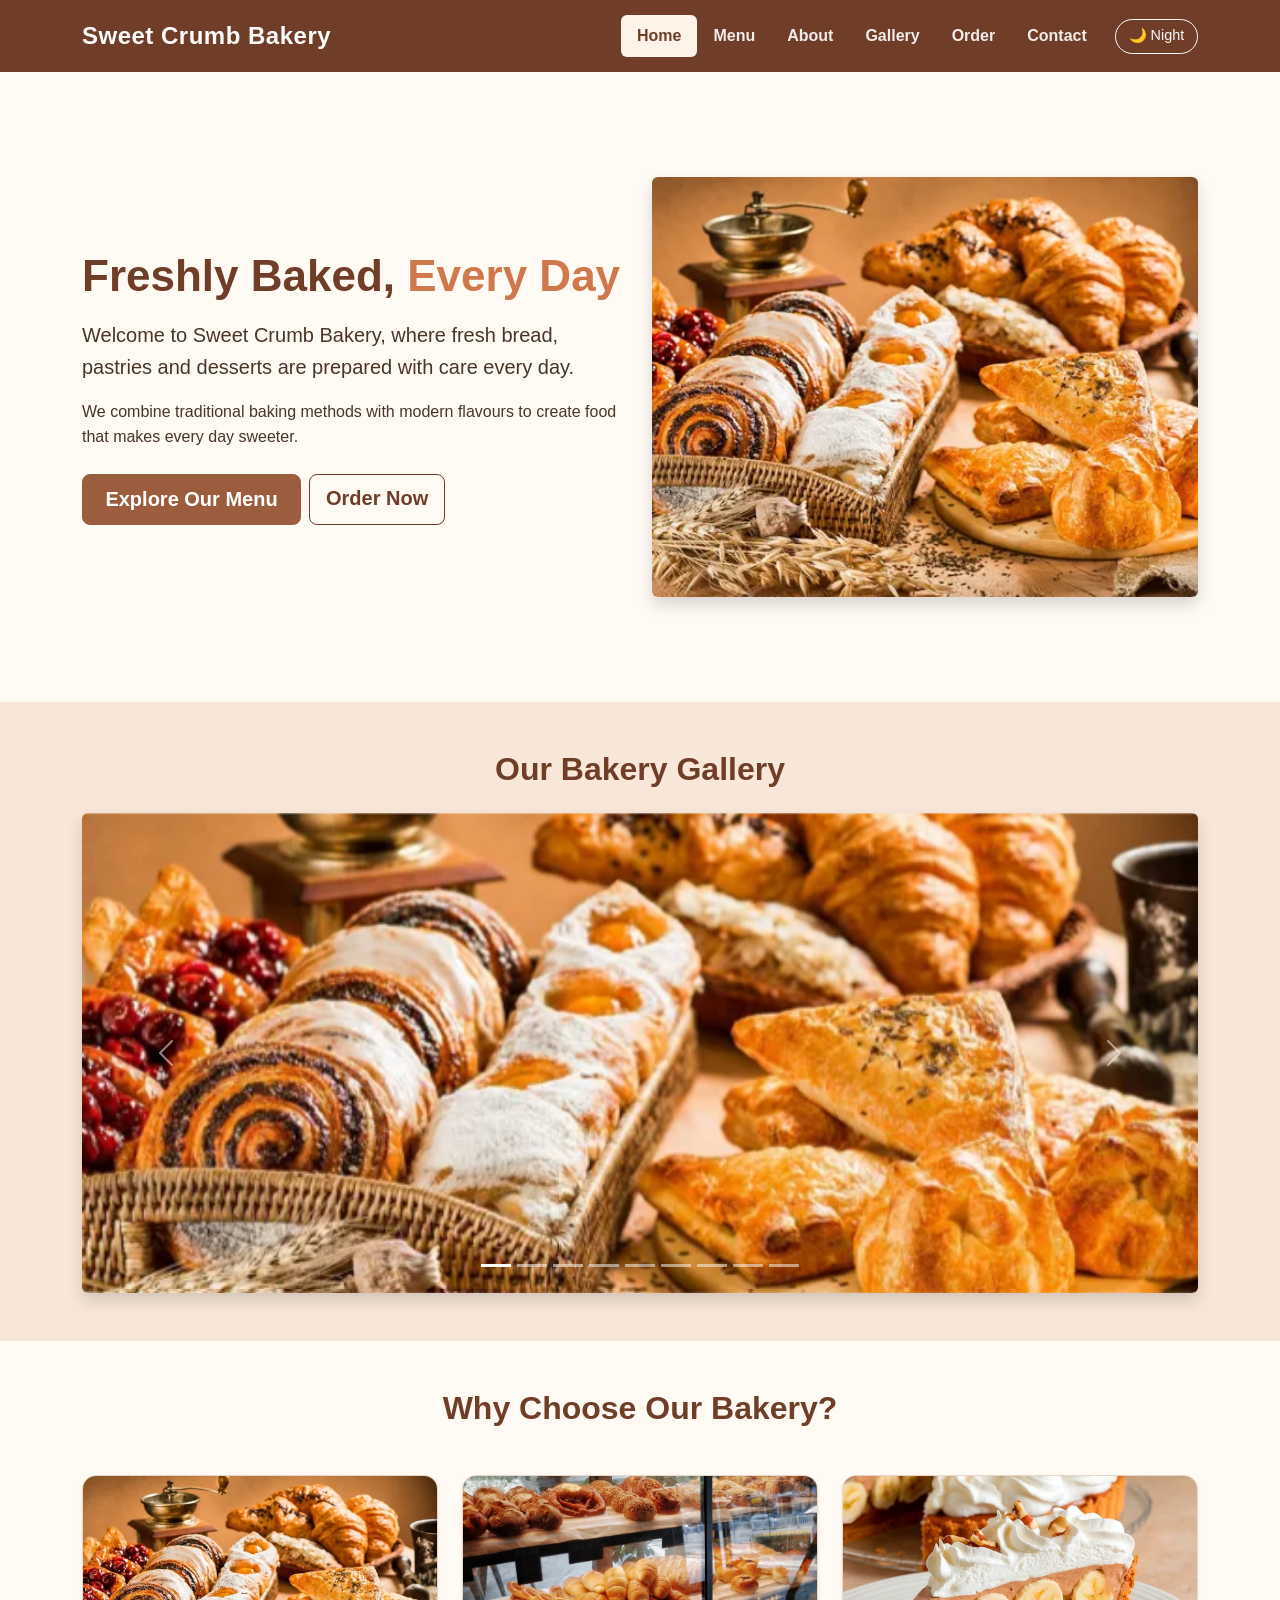
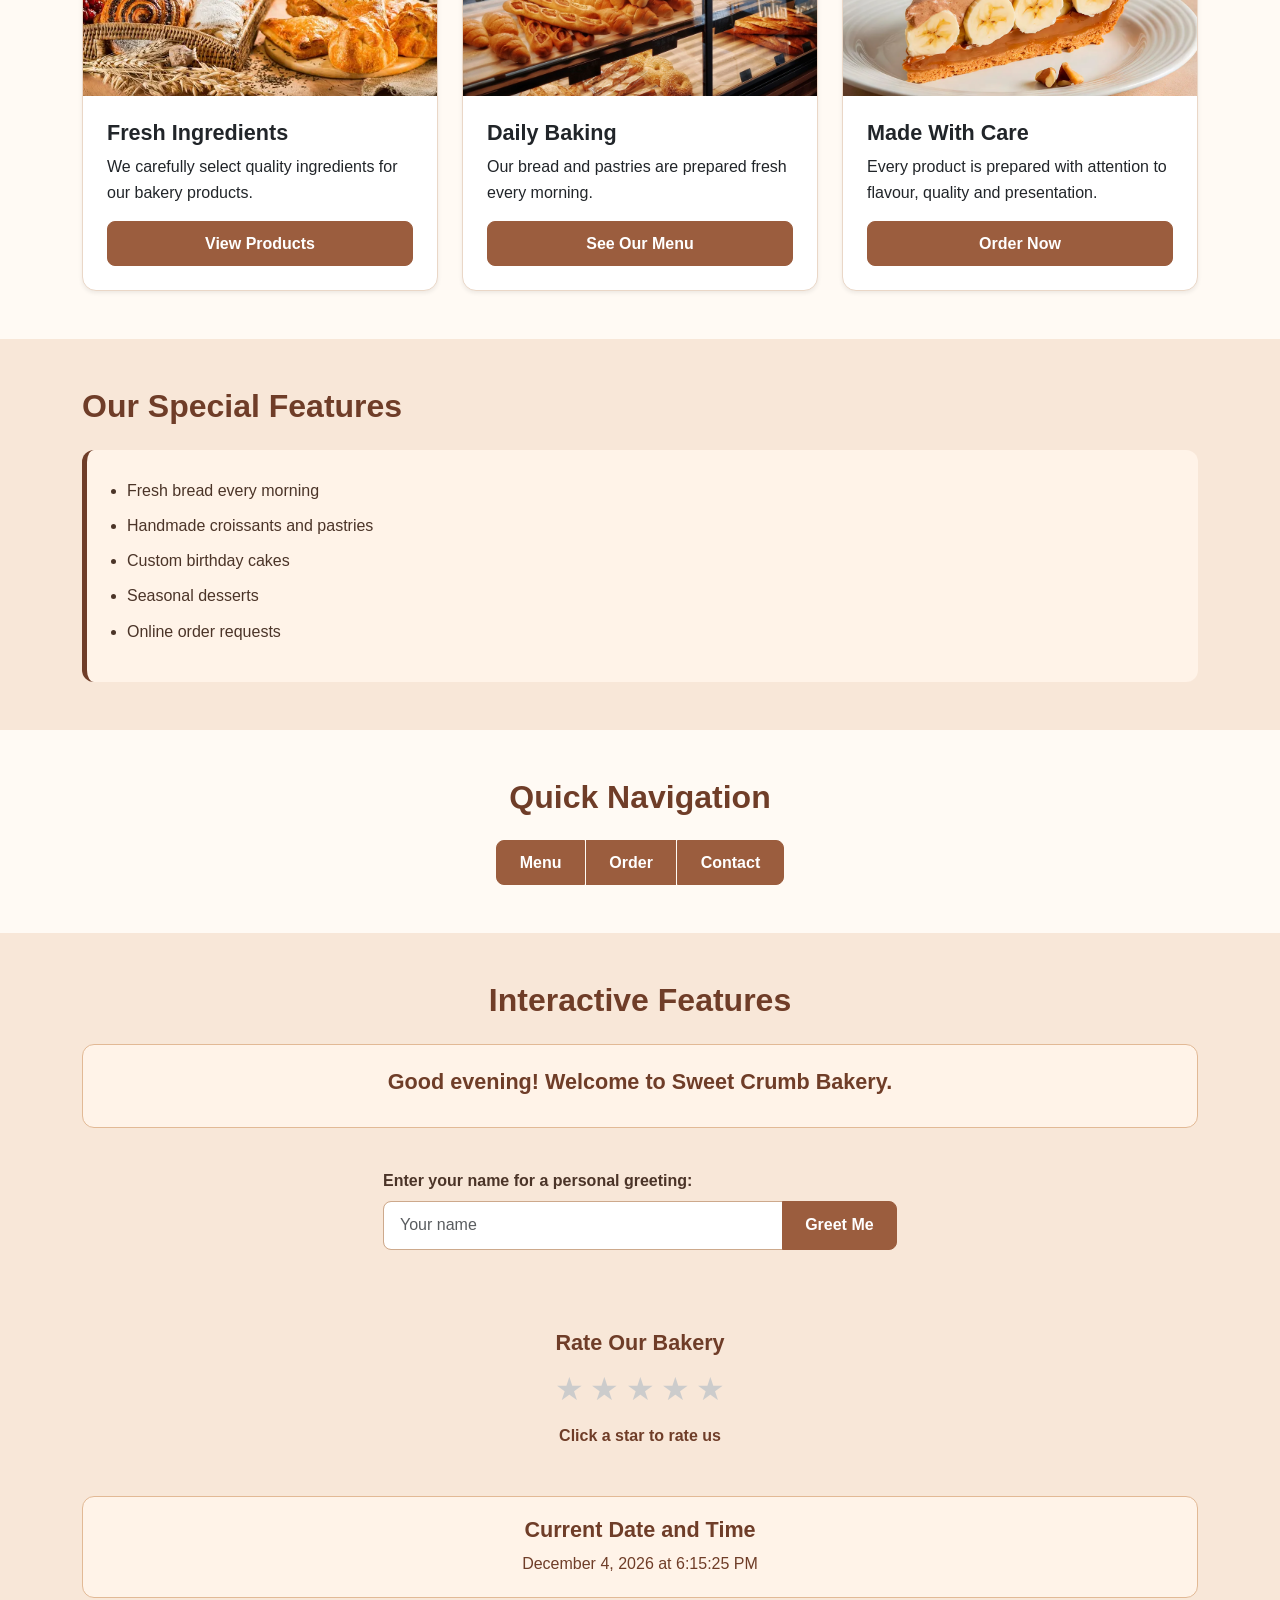
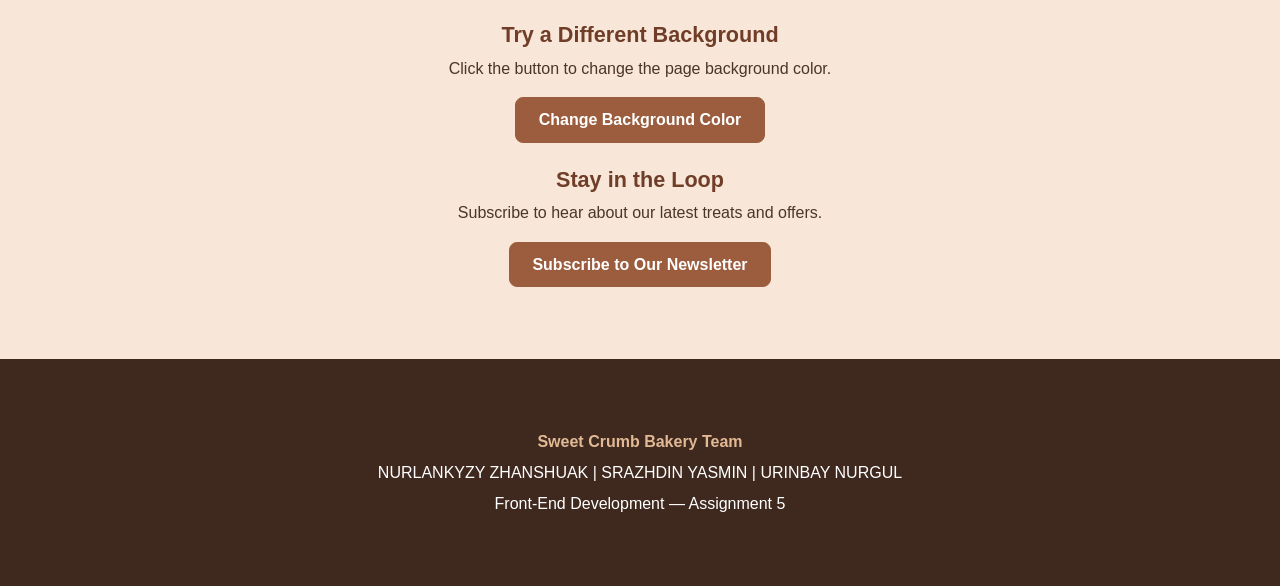
<file: index.html>
<!DOCTYPE html>
<html lang="en">
<head>
    <!-- Page created by SRAZHDIN YASMIN -->
    <meta charset="UTF-8">
    <meta name="viewport" content="width=device-width, initial-scale=1.0">
    <title>Sweet Crumb Bakery | Home</title>

    <!-- Bootstrap 5.3 -->
    <link href="https://cdn.jsdelivr.net/npm/bootstrap@5.3.3/dist/css/bootstrap.min.css" rel="stylesheet">

    <!-- Custom CSS -->
    <link rel="stylesheet" href="css/style.css">
</head>

<body>

    <!-- ==================== HEADER / NAVBAR ==================== -->
    <header id="main-header">
        <nav class="navbar navbar-expand-lg navbar-dark bg-dark bakery-navbar">
            <div class="container">
                <a class="navbar-brand logo" href="index.html">Sweet Crumb Bakery</a>

                <button class="navbar-toggler" type="button"
                        data-bs-toggle="collapse"
                        data-bs-target="#mainNavbar"
                        aria-controls="mainNavbar"
                        aria-expanded="false"
                        aria-label="Toggle navigation">
                    <span class="navbar-toggler-icon"></span>
                </button>

                <div class="collapse navbar-collapse" id="mainNavbar">
                    <ul class="navbar-nav ms-auto">
                        <li class="nav-item">
                            <a class="nav-link active" aria-current="page" href="index.html">Home</a>
                        </li>
                        <li class="nav-item">
                            <a class="nav-link" href="menu.html">Menu</a>
                        </li>
                        <li class="nav-item">
                            <a class="nav-link" href="about.html">About</a>
                        </li>
                        <li class="nav-item">
                            <a class="nav-link" href="gallery.html">Gallery</a>
                        </li>
                        <li class="nav-item">
                            <a class="nav-link" href="order.html">Order</a>
                        </li>
                        <li class="nav-item">
                            <a class="nav-link" href="contact.html">Contact</a>
                        </li>
                                            <li class="nav-item d-flex align-items-center">
                            <button type="button" id="theme-toggle" class="btn btn-outline-light btn-sm">🌙 Night</button>
                        </li>
                    </ul>
                </div>
            </div>
        </nav>
    </header>

    <!-- ==================== MAIN CONTENT ==================== -->
    <main>

        <!-- HERO SECTION -->
        <section class="container hero-section py-5">
            <div class="row align-items-center g-4">
                <div class="col-lg-6">
                    <div class="hero-text">
                        <h1>Freshly Baked, <span class="highlight">Every Day</span></h1>
                        <p class="fs-5">
                            Welcome to Sweet Crumb Bakery, where fresh bread,
                            pastries and desserts are prepared with care every day.
                        </p>
                        <p>
                            We combine traditional baking methods with modern
                            flavours to create food that makes every day sweeter.
                        </p>
                        <div class="d-flex flex-wrap gap-2 mt-4">
                            <a class="btn btn-primary btn-lg" href="menu.html">Explore Our Menu</a>
                            <a class="btn btn-outline-secondary btn-lg" href="order.html">Order Now</a>
                        </div>
                    </div>
                </div>

                <div class="col-lg-6">
                    <div class="hero-image">
                        <img src="images/bakery-home.jpg"
                             class="img-fluid rounded shadow"
                             alt="Fresh bread and pastries displayed in Sweet Crumb Bakery">
                    </div>
                </div>
            </div>
        </section>

        <!-- CAROUSEL SECTION -->
        <section class="section py-5 bg-light-section">
            <div class="container">
                <h2 class="text-center mb-4">Our Bakery Gallery</h2>

                <div id="bakeryCarousel" class="carousel slide" data-bs-ride="carousel"
                     aria-label="Sweet Crumb Bakery image carousel">

                    <div class="carousel-indicators">
                        <button type="button" data-bs-target="#bakeryCarousel" data-bs-slide-to="0" class="active" aria-current="true" aria-label="Slide 1"></button>
                        <button type="button" data-bs-target="#bakeryCarousel" data-bs-slide-to="1" aria-label="Slide 2"></button>
                        <button type="button" data-bs-target="#bakeryCarousel" data-bs-slide-to="2" aria-label="Slide 3"></button>
                        <button type="button" data-bs-target="#bakeryCarousel" data-bs-slide-to="3" aria-label="Slide 4"></button>
                        <button type="button" data-bs-target="#bakeryCarousel" data-bs-slide-to="4" aria-label="Slide 5"></button>
                        <button type="button" data-bs-target="#bakeryCarousel" data-bs-slide-to="5" aria-label="Slide 6"></button>
                        <button type="button" data-bs-target="#bakeryCarousel" data-bs-slide-to="6" aria-label="Slide 7"></button>
                        <button type="button" data-bs-target="#bakeryCarousel" data-bs-slide-to="7" aria-label="Slide 8"></button>
                        <button type="button" data-bs-target="#bakeryCarousel" data-bs-slide-to="8" aria-label="Slide 9"></button>
                    </div>

                    <div class="carousel-inner rounded shadow">
                        <div class="carousel-item active">
                            <img src="images/bakery-home.jpg" class="d-block w-100" alt="Fresh bakery products">
                        </div>
                        <div class="carousel-item">
                            <img src="images/menu.jpg" class="d-block w-100" alt="Bakery menu products">
                        </div>
                        <div class="carousel-item">
                            <img src="images/order.jpg" class="d-block w-100" alt="Beautiful bakery cake">
                        </div>
                        <div class="carousel-item">
                            <img src="images/bakery-home.jpg" class="d-block w-100" alt="Fresh bread and pastries">
                        </div>
                        <div class="carousel-item">
                            <img src="images/menu.jpg" class="d-block w-100" alt="Fresh pastries">
                        </div>
                        <div class="carousel-item">
                            <img src="images/order.jpg" class="d-block w-100" alt="Custom bakery cake">
                        </div>
                        <div class="carousel-item">
                            <img src="images/bakery-home.jpg" class="d-block w-100" alt="Freshly baked bread">
                        </div>
                        <div class="carousel-item">
                            <img src="images/menu.jpg" class="d-block w-100" alt="Bakery desserts">
                        </div>
                        <div class="carousel-item">
                            <img src="images/order.jpg" class="d-block w-100" alt="Decorated bakery cake">
                        </div>
                    </div>

                    <button class="carousel-control-prev" type="button" data-bs-target="#bakeryCarousel" data-bs-slide="prev" aria-label="Previous image">
                        <span class="carousel-control-prev-icon" aria-hidden="true"></span>
                    </button>
                    <button class="carousel-control-next" type="button" data-bs-target="#bakeryCarousel" data-bs-slide="next" aria-label="Next image">
                        <span class="carousel-control-next-icon" aria-hidden="true"></span>
                    </button>
                </div>
            </div>
        </section>

        <!-- WHY CHOOSE US - CARDS -->
        <section class="section py-5">
            <div class="container">
                <h2 class="text-center mb-5">Why Choose Our Bakery?</h2>

                <div class="row g-4">
                    <div class="col-12 col-md-6 col-lg-4">
                        <article class="card h-100 shadow-sm bakery-card">
                            <img src="images/bakery-home.jpg" class="card-img-top" alt="Fresh bakery ingredients">
                            <div class="card-body d-flex flex-column">
                                <h3 class="card-title">Fresh Ingredients</h3>
                                <p class="card-text">
                                    We carefully select quality ingredients
                                    for our bakery products.
                                </p>
                                <a class="btn btn-primary mt-auto" href="menu.html">View Products</a>
                            </div>
                        </article>
                    </div>

                    <div class="col-12 col-md-6 col-lg-4">
                        <article class="card h-100 shadow-sm bakery-card">
                            <img src="images/menu.jpg" class="card-img-top" alt="Fresh pastries and bakery products">
                            <div class="card-body d-flex flex-column">
                                <h3 class="card-title">Daily Baking</h3>
                                <p class="card-text">
                                    Our bread and pastries are prepared fresh
                                    every morning.
                                </p>
                                <a class="btn btn-primary mt-auto" href="menu.html">See Our Menu</a>
                            </div>
                        </article>
                    </div>

                    <div class="col-12 col-md-6 col-lg-4">
                        <article class="card h-100 shadow-sm bakery-card">
                            <img src="images/order.jpg" class="card-img-top" alt="Beautiful bakery cake">
                            <div class="card-body d-flex flex-column">
                                <h3 class="card-title">Made With Care</h3>
                                <p class="card-text">
                                    Every product is prepared with attention
                                    to flavour, quality and presentation.
                                </p>
                                <a class="btn btn-primary mt-auto" href="order.html">Order Now</a>
                            </div>
                        </article>
                    </div>
                </div>
            </div>
        </section>

        <!-- SPECIAL FEATURES -->
        <section class="section py-5 bg-light-section">
            <div class="container">
                <h2 class="mb-4">Our Special Features</h2>
                <ul class="list-box">
                    <li>Fresh bread every morning</li>
                    <li>Handmade croissants and pastries</li>
                    <li>Custom birthday cakes</li>
                    <li>Seasonal desserts</li>
                    <li>Online order requests</li>
                </ul>
            </div>
        </section>

        <!-- QUICK NAVIGATION -->
        <section class="section py-5">
            <div class="container text-center">
                <h2 class="mb-4">Quick Navigation</h2>
                <div class="btn-group" role="group" aria-label="Quick navigation">
                    <a href="menu.html" class="btn btn-primary">Menu</a>
                    <a href="order.html" class="btn btn-primary">Order</a>
                    <a href="contact.html" class="btn btn-primary">Contact</a>
                </div>
            </div>
        </section>

        
<!-- JavaScript Interactive Features -->
<section class="section py-5 bg-light-section">
    <div class="container">
        <h2 class="text-center mb-4">Interactive Features</h2>

        <!-- Time-based Greeting -->
        <div class="greeting-box text-center mb-4">
            <h3 id="time-greeting">Welcome to Sweet Crumb Bakery</h3>
        </div>

        <!-- Personalized Greeting -->
        <div class="row justify-content-center mb-5">
            <div class="col-md-6">
                <form id="name-greeting-form" class="p-3">
                    <label for="user-name-input" class="form-label fw-bold">Enter your name for a personal greeting:</label>
                    <div class="input-group">
                        <input type="text" id="user-name-input" class="form-control" placeholder="Your name" minlength="2" required>
                        <button type="submit" class="btn btn-primary">Greet Me</button>
                    </div>
                    <p id="personal-greeting" class="mt-3 mb-0" aria-live="polite"></p>
                </form>
            </div>
        </div>

        <!-- Star Rating -->
        <div class="text-center mb-5">
            <h3>Rate Our Bakery</h3>
            <div class="rating-stars justify-content-center" role="radiogroup" aria-label="Bakery rating">
                <span class="rating-star" role="radio" aria-checked="false" tabindex="0" data-value="1">★</span>
                <span class="rating-star" role="radio" aria-checked="false" tabindex="0" data-value="2">★</span>
                <span class="rating-star" role="radio" aria-checked="false" tabindex="0" data-value="3">★</span>
                <span class="rating-star" role="radio" aria-checked="false" tabindex="0" data-value="4">★</span>
                <span class="rating-star" role="radio" aria-checked="false" tabindex="0" data-value="5">★</span>
            </div>
            <p id="rating-value" class="mt-2">Click a star to rate us</p>
        </div>

        <!-- Current Date and Time -->
        <div class="date-time-box my-4 text-center">
            <h3>Current Date and Time</h3>
            <p id="date-time" class="mb-0" aria-live="polite">Loading date and time...</p>
        </div>

        <!-- Background Color Changer -->
        <div class="text-center my-4">
            <h3>Try a Different Background</h3>
            <p>Click the button to change the page background color.</p>
            <button type="button" id="color-change-btn" class="btn btn-primary">
                Change Background Color
            </button>
        </div>

        <!-- Newsletter Popup Trigger -->
        <div class="text-center my-4">
            <h3>Stay in the Loop</h3>
            <p>Subscribe to hear about our latest treats and offers.</p>
            <button type="button" id="open-popup-btn" class="btn btn-primary">
                Subscribe to Our Newsletter
            </button>
        </div>
    </div>
</section>
</main>

    
<!-- Newsletter Popup -->
<div id="contact-popup" class="contact-popup"
     aria-hidden="true">

    <div class="popup-content"
         role="dialog"
         aria-modal="true"
         aria-labelledby="popup-title">

        <button type="button"
                id="close-popup-btn"
                class="popup-close"
                aria-label="Close newsletter popup">
            &times;
        </button>

        <h2 id="popup-title">Join Our Sweet Community!</h2>

        <p>Subscribe for bakery news, new treats, and special offers.</p>

        <form id="popup-contact-form">
            <div class="mb-3">
                <label for="popup-email" class="form-label">
                    Email Address
                </label>
                <input type="email"
                       id="popup-email"
                       class="form-control"
                       placeholder="you@example.com"
                       required>
            </div>

            <button type="submit" class="btn btn-primary">
                Subscribe
            </button>

            <p id="popup-success"
               class="mt-3 mb-0"
               role="status"
               hidden>
                Thank you for subscribing!
            </p>
        </form>
    </div>
</div>

    <!-- ==================== FOOTER ==================== -->
    <footer>
        <div class="container text-center py-4">
            <p><strong>Sweet Crumb Bakery Team</strong></p>
            <p>
                NURLANKYZY ZHANSHUAK |
                SRAZHDIN YASMIN |
                URINBAY NURGUL
            </p>
            <p>Front-End Development — Assignment 5</p>
        </div>
    </footer>

    <!-- Bootstrap JS -->
    
<script src="https://cdn.jsdelivr.net/npm/bootstrap@5.3.3/dist/js/bootstrap.bundle.min.js"></script>
<script src="js/script.js"></script>

</body>
</html>
</file>
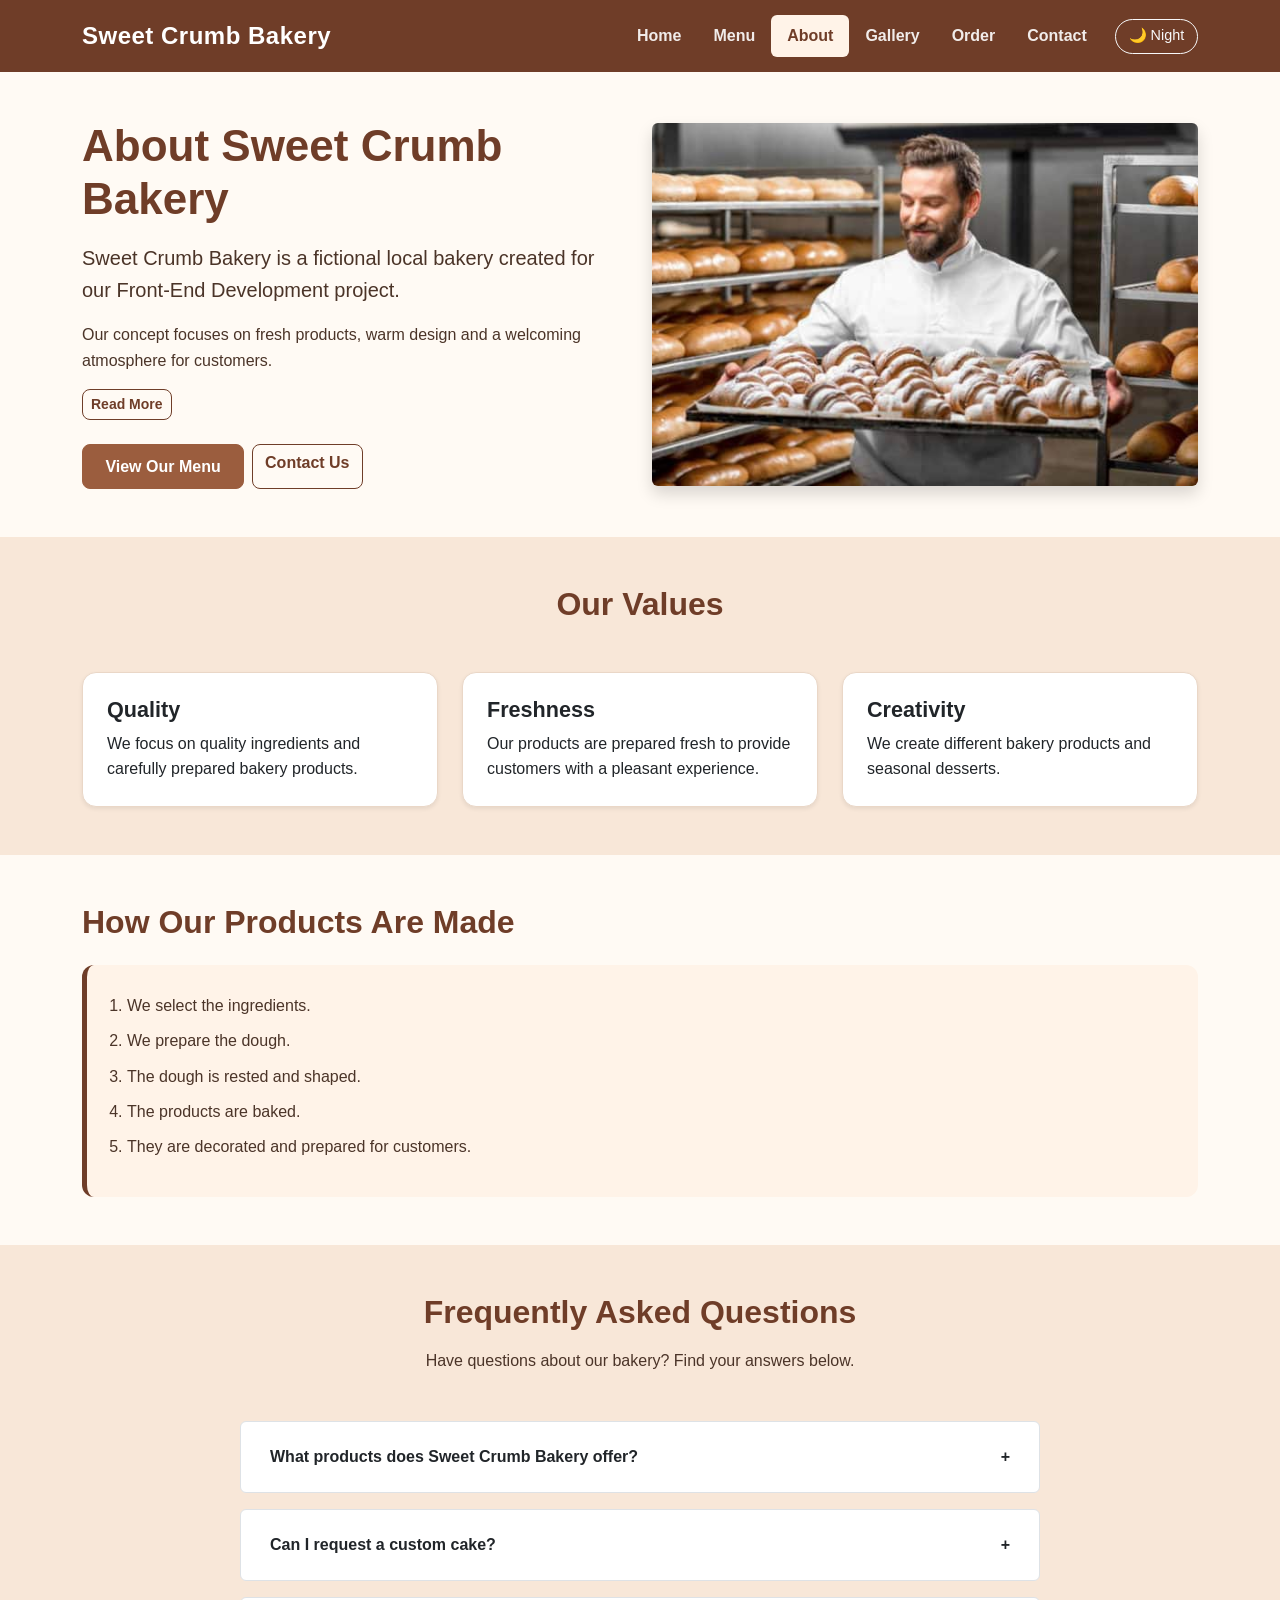
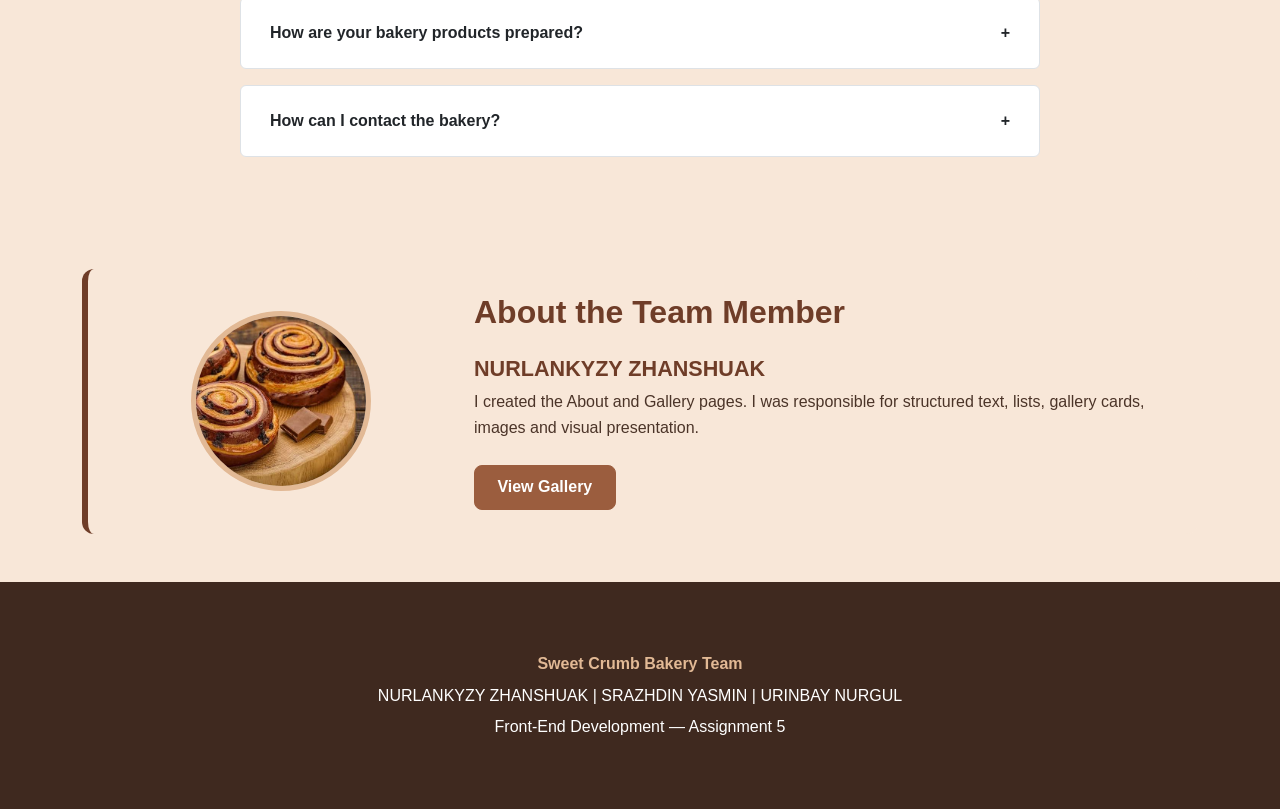
<file: about.html>
<!DOCTYPE html>
<html lang="en">
<head>
    <!-- Page created by NURLANKYZY ZHANSHUAK -->
    <meta charset="UTF-8">
    <meta name="viewport" content="width=device-width, initial-scale=1.0">
    <title>Sweet Crumb Bakery | About Us</title>

    <!-- Bootstrap 5.3 -->
    <link href="https://cdn.jsdelivr.net/npm/bootstrap@5.3.3/dist/css/bootstrap.min.css" rel="stylesheet">

    <!-- Custom CSS -->
    <link rel="stylesheet" href="css/style.css">
</head>
<body>

    <!-- ==================== HEADER / NAVBAR ==================== -->
    <header id="main-header">
        <nav class="navbar navbar-expand-lg navbar-dark bg-dark bakery-navbar">
            <div class="container">
                <a class="navbar-brand logo" href="index.html">Sweet Crumb Bakery</a>

                <button class="navbar-toggler" type="button"
                        data-bs-toggle="collapse"
                        data-bs-target="#mainNavbar"
                        aria-controls="mainNavbar"
                        aria-expanded="false"
                        aria-label="Toggle navigation">
                    <span class="navbar-toggler-icon"></span>
                </button>

                <div class="collapse navbar-collapse" id="mainNavbar">
                    <ul class="navbar-nav ms-auto">
                        <li class="nav-item">
                            <a class="nav-link" href="index.html">Home</a>
                        </li>
                        <li class="nav-item">
                            <a class="nav-link" href="menu.html">Menu</a>
                        </li>
                        <li class="nav-item">
                            <a class="nav-link active" aria-current="page" href="about.html">About</a>
                        </li>
                        <li class="nav-item">
                            <a class="nav-link" href="gallery.html">Gallery</a>
                        </li>
                        <li class="nav-item">
                            <a class="nav-link" href="order.html">Order</a>
                        </li>
                        <li class="nav-item">
                            <a class="nav-link" href="contact.html">Contact</a>
                        </li>
                                            <li class="nav-item d-flex align-items-center">
                            <button type="button" id="theme-toggle" class="btn btn-outline-light btn-sm">🌙 Night</button>
                        </li>
                    </ul>
                </div>
            </div>
        </nav>
    </header>

    <!-- ==================== MAIN CONTENT ==================== -->
    <main>

        <!-- ABOUT INTRO -->
        <section id="about" class="section py-5">
            <div class="container">
                <div class="row align-items-center g-4">
                    <div class="col-lg-6">
                        <h1>About Sweet Crumb Bakery</h1>
                        <p class="fs-5">
                            Sweet Crumb Bakery is a fictional local bakery
                            created for our Front-End Development project.
                        </p>
                        <p>
                            Our concept focuses on fresh products, warm design
                            and a welcoming atmosphere for customers.
                        </p>
                        <div id="extra-content">
                            <p>
                                Sweet Crumb Bakery started as a small family idea.
                                We carefully select ingredients, bake every morning,
                                and create seasonal desserts that bring people together.
                                Our team loves experimenting with new flavours while
                                keeping traditional recipes alive.
                            </p>
                        </div>
                        <button type="button" id="read-more-btn" class="btn btn-outline-secondary btn-sm mb-3">Read More</button>
                        <div class="mt-2 d-flex flex-wrap gap-2">
                            <a href="menu.html" class="btn btn-primary">View Our Menu</a>
                            <a href="contact.html" class="btn btn-outline-secondary">Contact Us</a>
                        </div>
                    </div>

                    <div class="col-lg-6">
                        <img src="images/about.jpg"
                             alt="Baker preparing fresh bakery products"
                             class="img-fluid rounded shadow">
                    </div>
                </div>
            </div>
        </section>

        <!-- OUR VALUES -->
        <section id="values" class="section py-5 bg-light-section">
            <div class="container">
                <h2 class="text-center mb-5">Our Values</h2>

                <div class="row g-4">
                    <div class="col-12 col-md-6 col-lg-4">
                        <article class="card h-100 shadow-sm bakery-card">
                            <div class="card-body">
                                <h3 class="card-title">Quality</h3>
                                <p class="card-text">
                                    We focus on quality ingredients
                                    and carefully prepared bakery products.
                                </p>
                            </div>
                        </article>
                    </div>

                    <div class="col-12 col-md-6 col-lg-4">
                        <article class="card h-100 shadow-sm bakery-card">
                            <div class="card-body">
                                <h3 class="card-title">Freshness</h3>
                                <p class="card-text">
                                    Our products are prepared fresh
                                    to provide customers with a pleasant experience.
                                </p>
                            </div>
                        </article>
                    </div>

                    <div class="col-12 col-md-6 col-lg-4">
                        <article class="card h-100 shadow-sm bakery-card">
                            <div class="card-body">
                                <h3 class="card-title">Creativity</h3>
                                <p class="card-text">
                                    We create different bakery products
                                    and seasonal desserts.
                                </p>
                            </div>
                        </article>
                    </div>
                </div>
            </div>
        </section>

        <!-- OUR PROCESS -->
        <section id="process" class="section py-5">
            <div class="container">
                <h2 class="mb-4">How Our Products Are Made</h2>
                <ol class="list-box">
                    <li>We select the ingredients.</li>
                    <li>We prepare the dough.</li>
                    <li>The dough is rested and shaped.</li>
                    <li>The products are baked.</li>
                    <li>They are decorated and prepared for customers.</li>
                </ol>
            </div>
        </section>

        <!-- FAQ ACCORDION -->
        <section id="faq" class="section py-5 bg-light-section">
            <div class="container">
                <h2 class="text-center mb-3">Frequently Asked Questions</h2>
                <p class="text-center mb-5">
                    Have questions about our bakery? Find your answers below.
                </p>

                <div class="faq-list mx-auto" style="max-width: 800px;">

                    <!-- Question 1 -->
                    <div class="faq-item mb-3 p-3 bg-white rounded border">
                        <button type="button"
                                class="faq-question btn w-100 text-start fw-bold"
                                aria-expanded="false"
                                aria-controls="faq-answer-1"
                                id="faq-question-1">
                            What products does Sweet Crumb Bakery offer?
                            <span class="faq-icon float-end" aria-hidden="true">+</span>
                        </button>
                        <div class="faq-answer"
                             id="faq-answer-1"
                             role="region"
                             aria-labelledby="faq-question-1"
                             hidden>
                            We offer custom cakes, fresh bread, pastries,
                            and other delicious bakery products.
                        </div>
                    </div>

                    <!-- Question 2 -->
                    <div class="faq-item mb-3 p-3 bg-white rounded border">
                        <button type="button"
                                class="faq-question btn w-100 text-start fw-bold"
                                aria-expanded="false"
                                aria-controls="faq-answer-2"
                                id="faq-question-2">
                            Can I request a custom cake?
                            <span class="faq-icon float-end" aria-hidden="true">+</span>
                        </button>
                        <div class="faq-answer"
                             id="faq-answer-2"
                             role="region"
                             aria-labelledby="faq-question-2"
                             hidden>
                            Yes! You can use our Order page to select a custom
                            cake and describe your preferred decoration and details.
                        </div>
                    </div>

                    <!-- Question 3 -->
                    <div class="faq-item mb-3 p-3 bg-white rounded border">
                        <button type="button"
                                class="faq-question btn w-100 text-start fw-bold"
                                aria-expanded="false"
                                aria-controls="faq-answer-3"
                                id="faq-question-3">
                            How are your bakery products prepared?
                            <span class="faq-icon float-end" aria-hidden="true">+</span>
                        </button>
                        <div class="faq-answer"
                             id="faq-answer-3"
                             role="region"
                             aria-labelledby="faq-question-3"
                             hidden>
                            Our concept focuses on selecting quality ingredients,
                            preparing the dough, baking the products, and decorating
                            them before they are ready for customers.
                        </div>
                    </div>

                    <!-- Question 4 -->
                    <div class="faq-item mb-3 p-3 bg-white rounded border">
                        <button type="button"
                                class="faq-question btn w-100 text-start fw-bold"
                                aria-expanded="false"
                                aria-controls="faq-answer-4"
                                id="faq-question-4">
                            How can I contact the bakery?
                            <span class="faq-icon float-end" aria-hidden="true">+</span>
                        </button>
                        <div class="faq-answer"
                             id="faq-answer-4"
                             role="region"
                             aria-labelledby="faq-question-4"
                             hidden>
                            Visit our Contact page to find the contact information
                            and send us a message using the contact form.
                        </div>
                    </div>

                </div>
            </div>
        </section>

        <!-- ABOUT TEAM MEMBER -->
        <section class="section py-5 bg-light-section">
            <div class="container">
                <div class="team-box p-4">
                    <div class="row align-items-center g-4">
                        <div class="col-md-4 text-center">
                            <img src="images/gallery.jpg"
                                 alt="Feature image representing team member work"
                                 class="round-image img-fluid">
                        </div>
                        <div class="col-md-8">
                            <h2>About the Team Member</h2>
                            <h3 class="mt-3">NURLANKYZY ZHANSHUAK</h3>
                            <p>
                                I created the About and Gallery pages.
                                I was responsible for structured text,
                                lists, gallery cards, images and visual presentation.
                            </p>
                            <a href="gallery.html" class="btn btn-primary mt-2">View Gallery</a>
                        </div>
                    </div>
                </div>
            </div>
        </section>

    </main>

    <!-- ==================== FOOTER ==================== -->
    <footer>
        <div class="container text-center py-4">
            <p><strong>Sweet Crumb Bakery Team</strong></p>
            <p>
                NURLANKYZY ZHANSHUAK |
                SRAZHDIN YASMIN |
                URINBAY NURGUL
            </p>
            <p>Front-End Development — Assignment 5</p>
        </div>
    </footer>

    <!-- Bootstrap JS -->
    <script src="https://cdn.jsdelivr.net/npm/bootstrap@5.3.3/dist/js/bootstrap.bundle.min.js"></script>
<script src="js/script.js"></script>
</body>
</html>
</file>
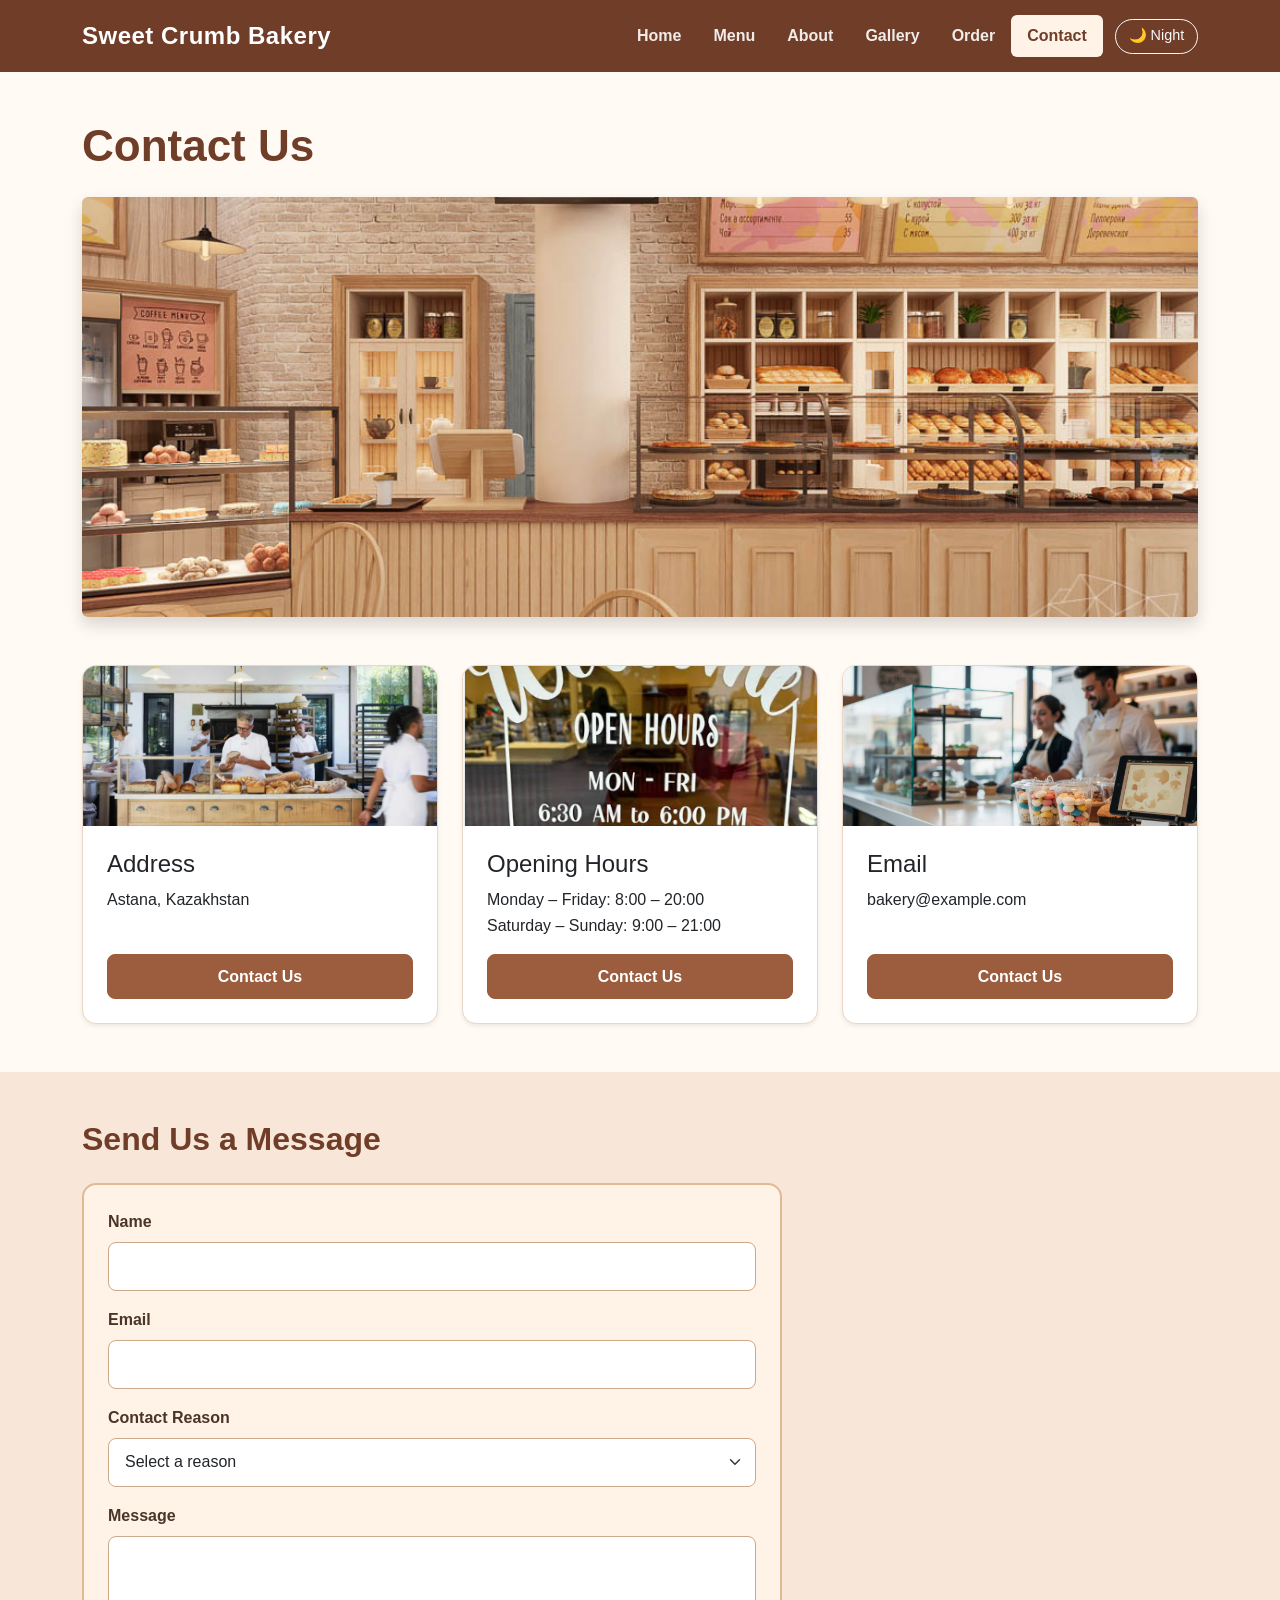
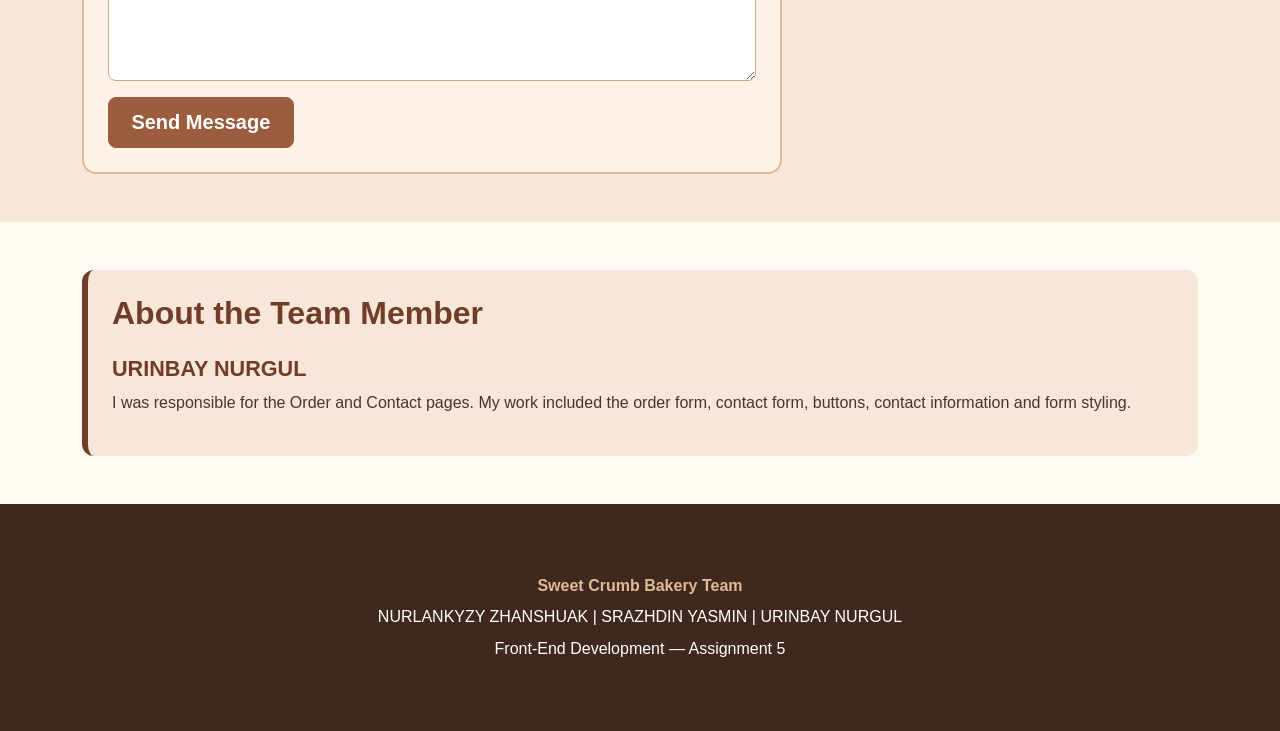
<file: contact.html>
<!DOCTYPE html>
<html lang="en">
<head>
    <!-- Page created by URINBAY NURGUL -->
    <meta charset="UTF-8">
    <meta name="viewport" content="width=device-width, initial-scale=1.0">
    <title>Sweet Crumb Bakery | Contact</title>

    <!-- Bootstrap 5.3 -->
    <link href="https://cdn.jsdelivr.net/npm/bootstrap@5.3.3/dist/css/bootstrap.min.css" rel="stylesheet">

    <!-- Custom CSS -->
    <link rel="stylesheet" href="css/style.css">
</head>
<body>

    <!-- HEADER / NAVBAR -->
    <header id="main-header">
        <nav class="navbar navbar-expand-lg navbar-dark bg-dark bakery-navbar">
            <div class="container">
                <a class="navbar-brand logo" href="index.html">Sweet Crumb Bakery</a>

                <button class="navbar-toggler" type="button"
                        data-bs-toggle="collapse"
                        data-bs-target="#mainNavbar"
                        aria-controls="mainNavbar"
                        aria-expanded="false"
                        aria-label="Toggle navigation">
                    <span class="navbar-toggler-icon"></span>
                </button>

                <div class="collapse navbar-collapse" id="mainNavbar">
                    <ul class="navbar-nav ms-auto">
                        <li class="nav-item">
                            <a class="nav-link" href="index.html">Home</a>
                        </li>
                        <li class="nav-item">
                            <a class="nav-link" href="menu.html">Menu</a>
                        </li>
                        <li class="nav-item">
                            <a class="nav-link" href="about.html">About</a>
                        </li>
                        <li class="nav-item">
                            <a class="nav-link" href="gallery.html">Gallery</a>
                        </li>
                        <li class="nav-item">
                            <a class="nav-link" href="order.html">Order</a>
                        </li>
                        <li class="nav-item">
                            <a class="nav-link active"
                               aria-current="page"
                               href="contact.html">Contact</a>
                        </li>
                        <li class="nav-item d-flex align-items-center">
                            <button type="button"
                                    id="theme-toggle"
                                    class="btn btn-outline-light btn-sm">
                                🌙 Night
                            </button>
                        </li>
                    </ul>
                </div>
            </div>
        </nav>
    </header>

    <!-- MAIN CONTENT -->
    <main>

        <!-- CONTACT INTRO + CARDS -->
        <section class="section py-5">
            <div class="container">
                <h1 class="mb-4">Contact Us</h1>

                <img src="images/contact.jpg"
                     alt="Sweet Crumb Bakery interior"
                     class="img-fluid rounded shadow mb-5 feature-image">

                <div class="row g-4">
                    <div class="col-lg-4 col-md-6">
                        <article class="card h-100 shadow-sm bakery-card contact-card">
                            <img src="images/address.png"
                                 alt="Bakery location"
                                 class="card-img-top">
                            <div class="card-body d-flex flex-column">
                                <h2 class="card-title h4">Address</h2>
                                <p class="card-text">Astana, Kazakhstan</p>
                                <a href="#contact-section"
                                   class="btn btn-primary mt-auto">Contact Us</a>
                            </div>
                        </article>
                    </div>

                    <div class="col-lg-4 col-md-6">
                        <article class="card h-100 shadow-sm bakery-card contact-card">
                            <img src="images/hours.png"
                                 alt="Bakery opening hours"
                                 class="card-img-top">
                            <div class="card-body d-flex flex-column">
                                <h2 class="card-title h4">Opening Hours</h2>
                                <p class="card-text">
                                    Monday – Friday: 8:00 – 20:00<br>
                                    Saturday – Sunday: 9:00 – 21:00
                                </p>
                                <a href="#contact-section"
                                   class="btn btn-primary mt-auto">Contact Us</a>
                            </div>
                        </article>
                    </div>

                    <div class="col-lg-4 col-md-6">
                        <article class="card h-100 shadow-sm bakery-card contact-card">
                            <img src="images/email.png"
                                 alt="Email contact"
                                 class="card-img-top">
                            <div class="card-body d-flex flex-column">
                                <h2 class="card-title h4">Email</h2>
                                <p class="card-text">bakery@example.com</p>
                                <a href="#contact-section"
                                   class="btn btn-primary mt-auto">Contact Us</a>
                            </div>
                        </article>
                    </div>
                </div>
            </div>
        </section>

        <!-- CONTACT FORM -->
        <section class="section py-5 bg-light-section" id="contact-section">
            <div class="container">
                <h2 class="mb-4">Send Us a Message</h2>

                <!-- JavaScript handles validation -->
                <form id="contact-form" class="p-4" novalidate>
                    <div class="mb-3">
                        <label for="name" class="form-label">Name</label>
                        <input type="text"
                               id="name"
                               name="name"
                               class="form-control"
                               required
                               aria-describedby="contact-name-error">
                        <small id="contact-name-error"
                               class="validation-message text-danger"
                               aria-live="polite"></small>
                    </div>

                    <div class="mb-3">
                        <label for="email" class="form-label">Email</label>
                        <input type="email"
                               id="email"
                               name="email"
                               class="form-control"
                               required
                               aria-describedby="contact-email-error">
                        <small id="contact-email-error"
                               class="validation-message text-danger"
                               aria-live="polite"></small>
                    </div>

                    <div class="mb-3">
                        <label for="reason" class="form-label">Contact Reason</label>
                        <select id="reason" name="reason" class="form-select">
                            <option value="">Select a reason</option>
                            <option value="order">Order Question</option>
                            <option value="feedback">Feedback</option>
                            <option value="other">Other</option>
                        </select>
                    </div>

                    <div class="mb-3">
                        <label for="message" class="form-label">Message</label>
                        <textarea id="message"
                                  name="message"
                                  class="form-control"
                                  rows="5"
                                  required
                                  aria-describedby="contact-message-error"></textarea>
                        <small id="contact-message-error"
                               class="validation-message text-danger"
                               aria-live="polite"></small>
                    </div>

                    <div id="contact-success"
                         class="alert alert-success mt-3"
                         role="status"
                         hidden></div>

                    <button type="submit" class="btn btn-primary btn-lg">
                        Send Message
                    </button>
                </form>
            </div>
        </section>

        <!-- ABOUT TEAM MEMBER -->
        <section class="section py-5">
            <div class="container">
                <div class="team-box p-4">
                    <h2>About the Team Member</h2>
                    <h3 class="mt-3">URINBAY NURGUL</h3>
                    <p>
                        I was responsible for the Order and Contact pages.
                        My work included the order form, contact form,
                        buttons, contact information and form styling.
                    </p>
                </div>
            </div>
        </section>

    </main>

    <!-- FOOTER -->
    <footer>
        <div class="container text-center py-4">
            <p><strong>Sweet Crumb Bakery Team</strong></p>
            <p>
                NURLANKYZY ZHANSHUAK |
                SRAZHDIN YASMIN |
                URINBAY NURGUL
            </p>
            <p>Front-End Development — Assignment 5</p>
        </div>
    </footer>

    <!-- Bootstrap JS -->
    <script src="https://cdn.jsdelivr.net/npm/bootstrap@5.3.3/dist/js/bootstrap.bundle.min.js"></script>
    <script src="js/script.js"></script>
</body>
</html>
</file>
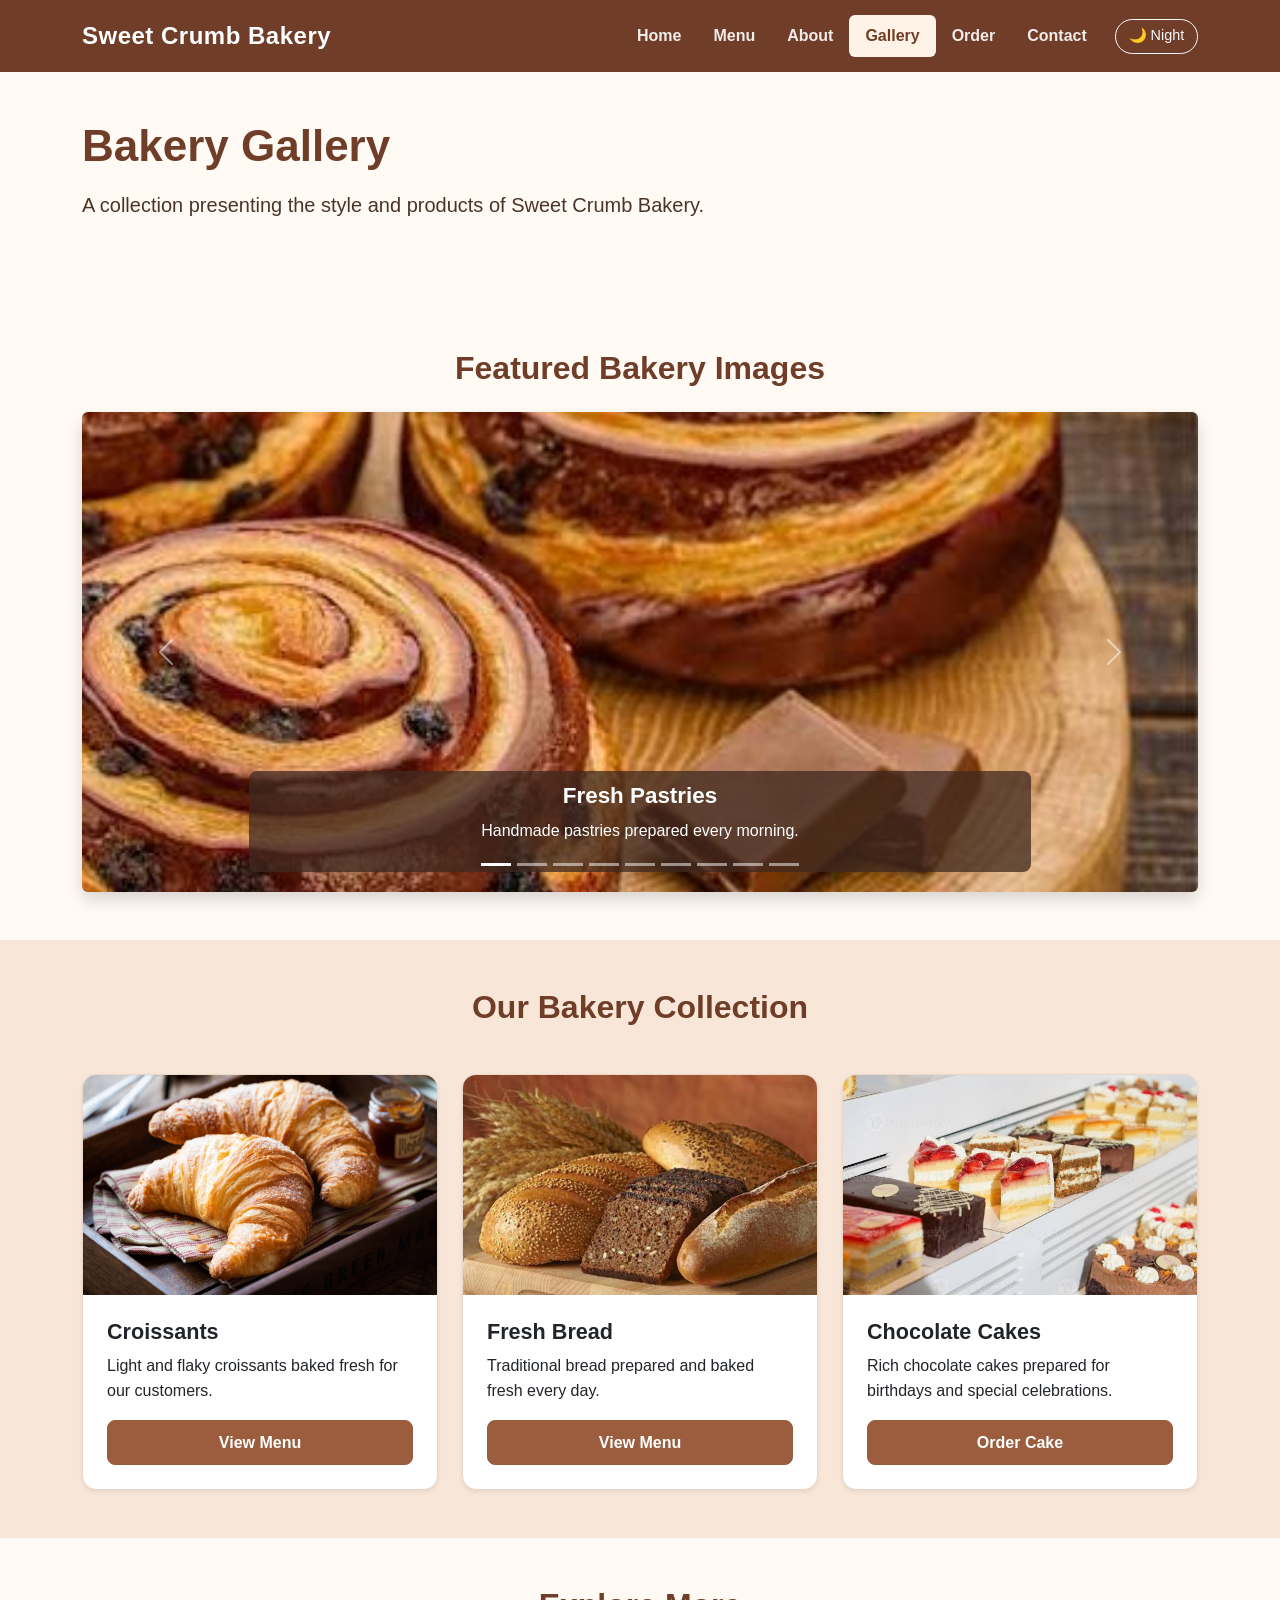
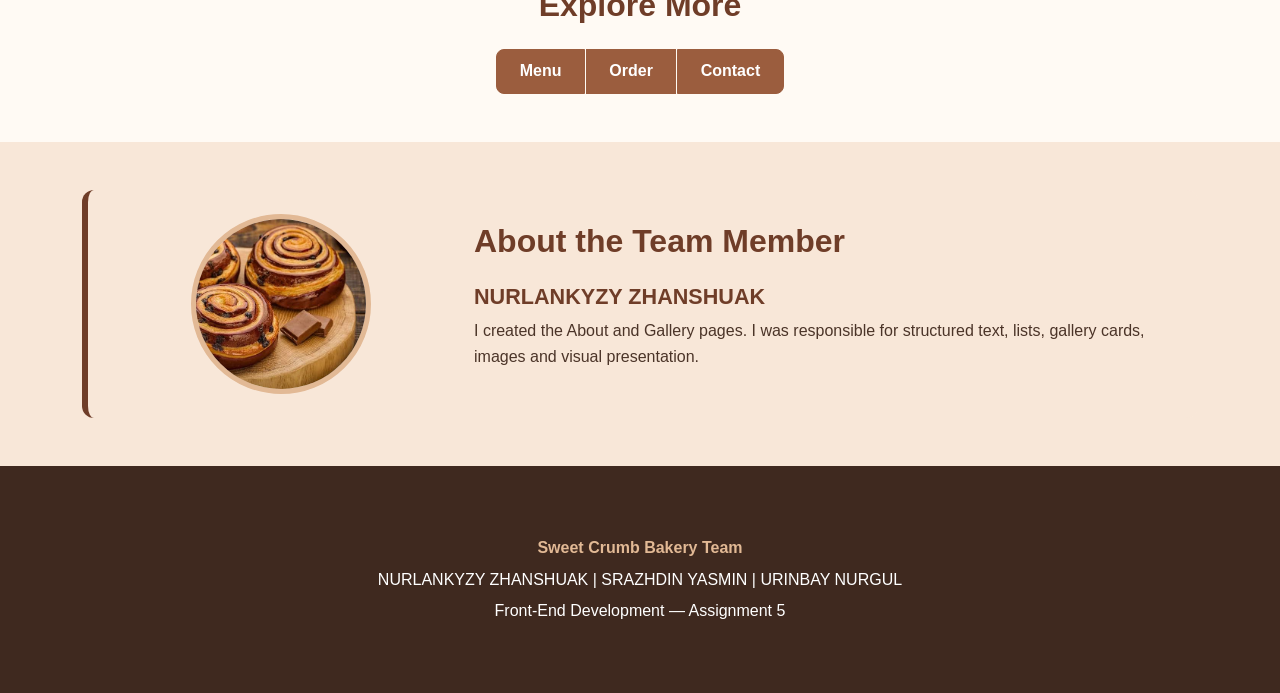
<file: gallery.html>
<!DOCTYPE html>
<html lang="en">
<head>
    <!-- Page created by NURLANKYZY ZHANSHUAK -->
    <meta charset="UTF-8">
    <meta name="viewport" content="width=device-width, initial-scale=1.0">
    <title>Sweet Crumb Bakery | Gallery</title>

    <!-- Bootstrap 5.3 -->
    <link href="https://cdn.jsdelivr.net/npm/bootstrap@5.3.3/dist/css/bootstrap.min.css" rel="stylesheet">

    <!-- Custom CSS -->
    <link rel="stylesheet" href="css/style.css">
</head>
<body>

    <!-- ==================== HEADER / NAVBAR ==================== -->
    <header id="main-header">
        <nav class="navbar navbar-expand-lg navbar-dark bg-dark bakery-navbar">
            <div class="container">
                <a class="navbar-brand logo" href="index.html">Sweet Crumb Bakery</a>

                <button class="navbar-toggler" type="button"
                        data-bs-toggle="collapse"
                        data-bs-target="#mainNavbar"
                        aria-controls="mainNavbar"
                        aria-expanded="false"
                        aria-label="Toggle navigation">
                    <span class="navbar-toggler-icon"></span>
                </button>

                <div class="collapse navbar-collapse" id="mainNavbar">
                    <ul class="navbar-nav ms-auto">
                        <li class="nav-item">
                            <a class="nav-link" href="index.html">Home</a>
                        </li>
                        <li class="nav-item">
                            <a class="nav-link" href="menu.html">Menu</a>
                        </li>
                        <li class="nav-item">
                            <a class="nav-link" href="about.html">About</a>
                        </li>
                        <li class="nav-item">
                            <a class="nav-link active" aria-current="page" href="gallery.html">Gallery</a>
                        </li>
                        <li class="nav-item">
                            <a class="nav-link" href="order.html">Order</a>
                        </li>
                        <li class="nav-item">
                            <a class="nav-link" href="contact.html">Contact</a>
                        </li>
                                            <li class="nav-item d-flex align-items-center">
                            <button type="button" id="theme-toggle" class="btn btn-outline-light btn-sm">🌙 Night</button>
                        </li>
                    </ul>
                </div>
            </div>
        </nav>
    </header>

    <!-- ==================== MAIN CONTENT ==================== -->
    <main>

        <!-- GALLERY INTRO -->
        <section class="section py-5">
            <div class="container">
                <h1>Bakery Gallery</h1>
                <p class="fs-5">
                    A collection presenting the style and products of Sweet Crumb Bakery.
                </p>
            </div>
        </section>

        <!-- BOOTSTRAP CAROUSEL (9 images) -->
        <section class="section pb-5">
            <div class="container">
                <h2 class="text-center mb-4">Featured Bakery Images</h2>

                <div id="galleryCarousel" class="carousel slide" data-bs-ride="carousel"
                     aria-label="Sweet Crumb Bakery gallery">

                    <div class="carousel-indicators">
                        <button type="button" data-bs-target="#galleryCarousel" data-bs-slide-to="0" class="active" aria-current="true" aria-label="Slide 1"></button>
                        <button type="button" data-bs-target="#galleryCarousel" data-bs-slide-to="1" aria-label="Slide 2"></button>
                        <button type="button" data-bs-target="#galleryCarousel" data-bs-slide-to="2" aria-label="Slide 3"></button>
                        <button type="button" data-bs-target="#galleryCarousel" data-bs-slide-to="3" aria-label="Slide 4"></button>
                        <button type="button" data-bs-target="#galleryCarousel" data-bs-slide-to="4" aria-label="Slide 5"></button>
                        <button type="button" data-bs-target="#galleryCarousel" data-bs-slide-to="5" aria-label="Slide 6"></button>
                        <button type="button" data-bs-target="#galleryCarousel" data-bs-slide-to="6" aria-label="Slide 7"></button>
                        <button type="button" data-bs-target="#galleryCarousel" data-bs-slide-to="7" aria-label="Slide 8"></button>
                        <button type="button" data-bs-target="#galleryCarousel" data-bs-slide-to="8" aria-label="Slide 9"></button>
                    </div>

                    <div class="carousel-inner rounded shadow">
                        <div class="carousel-item active">
                            <img src="images/gallery.jpg" class="d-block w-100" alt="Fresh pastries">
                            <div class="carousel-caption d-none d-md-block">
                                <h3>Fresh Pastries</h3>
                                <p>Handmade pastries prepared every morning.</p>
                            </div>
                        </div>
                        <div class="carousel-item">
                            <img src="images/menu.jpg" class="d-block w-100" alt="Artisan bread">
                            <div class="carousel-caption d-none d-md-block">
                                <h3>Artisan Bread</h3>
                                <p>Bread prepared using traditional methods.</p>
                            </div>
                        </div>
                        <div class="carousel-item">
                            <img src="images/order.jpg" class="d-block w-100" alt="Custom cake">
                            <div class="carousel-caption d-none d-md-block">
                                <h3>Custom Cakes</h3>
                                <p>Cakes for birthdays and celebrations.</p>
                            </div>
                        </div>
                        <div class="carousel-item">
                            <img src="images/bakery-home.jpg" class="d-block w-100" alt="Bakery products">
                            <div class="carousel-caption d-none d-md-block">
                                <h3>Bakery Products</h3>
                                <p>Fresh products made every day.</p>
                            </div>
                        </div>
                        <div class="carousel-item">
                            <img src="images/about.jpg" class="d-block w-100" alt="Baker preparing products">
                            <div class="carousel-caption d-none d-md-block">
                                <h3>Our Bakers</h3>
                                <p>Our bakers prepare every product carefully.</p>
                            </div>
                        </div>
                        <div class="carousel-item">
                            <img src="images/contact.jpg" class="d-block w-100" alt="Bakery interior">
                            <div class="carousel-caption d-none d-md-block">
                                <h3>Bakery Atmosphere</h3>
                                <p>A warm and welcoming place for customers.</p>
                            </div>
                        </div>
                        <div class="carousel-item">
                            <img src="images/croissant.jpg" class="d-block w-100" alt="Fresh croissant">
                            <div class="carousel-caption d-none d-md-block">
                                <h3>Croissants</h3>
                                <p>Light and flaky fresh croissants.</p>
                            </div>
                        </div>
                        <div class="carousel-item">
                            <img src="images/bread.jpg" class="d-block w-100" alt="Fresh bread">
                            <div class="carousel-caption d-none d-md-block">
                                <h3>Fresh Bread</h3>
                                <p>Freshly baked bread from our bakery.</p>
                            </div>
                        </div>
                        <div class="carousel-item">
                            <img src="images/cake.jpg" class="d-block w-100" alt="Chocolate cake">
                            <div class="carousel-caption d-none d-md-block">
                                <h3>Chocolate Cake</h3>
                                <p>Rich chocolate cake with smooth cream.</p>
                            </div>
                        </div>
                    </div>

                    <button class="carousel-control-prev" type="button" data-bs-target="#galleryCarousel" data-bs-slide="prev" aria-label="Previous image">
                        <span class="carousel-control-prev-icon" aria-hidden="true"></span>
                    </button>
                    <button class="carousel-control-next" type="button" data-bs-target="#galleryCarousel" data-bs-slide="next" aria-label="Next image">
                        <span class="carousel-control-next-icon" aria-hidden="true"></span>
                    </button>
                </div>
            </div>
        </section>

        <!-- CARD GALLERY (3 cards) -->
        <section class="section py-5 bg-light-section">
            <div class="container">
                <h2 class="text-center mb-5">Our Bakery Collection</h2>

                <div class="row g-4">
                    <div class="col-12 col-md-6 col-lg-4">
                        <article class="card h-100 shadow-sm bakery-card">
                            <img src="images/croissant.jpg" class="card-img-top" alt="Fresh croissants">
                            <div class="card-body d-flex flex-column">
                                <h3 class="card-title">Croissants</h3>
                                <p class="card-text">
                                    Light and flaky croissants baked fresh for our customers.
                                </p>
                                <a href="menu.html" class="btn btn-primary mt-auto">View Menu</a>
                            </div>
                        </article>
                    </div>

                    <div class="col-12 col-md-6 col-lg-4">
                        <article class="card h-100 shadow-sm bakery-card">
                            <img src="images/bread.jpg" class="card-img-top" alt="Freshly baked bread">
                            <div class="card-body d-flex flex-column">
                                <h3 class="card-title">Fresh Bread</h3>
                                <p class="card-text">
                                    Traditional bread prepared and baked fresh every day.
                                </p>
                                <a href="menu.html" class="btn btn-primary mt-auto">View Menu</a>
                            </div>
                        </article>
                    </div>

                    <div class="col-12 col-md-6 col-lg-4">
                        <article class="card h-100 shadow-sm bakery-card">
                            <img src="images/cake.jpg" class="card-img-top" alt="Chocolate cake">
                            <div class="card-body d-flex flex-column">
                                <h3 class="card-title">Chocolate Cakes</h3>
                                <p class="card-text">
                                    Rich chocolate cakes prepared for birthdays and special celebrations.
                                </p>
                                <a href="order.html" class="btn btn-primary mt-auto">Order Cake</a>
                            </div>
                        </article>
                    </div>
                </div>
            </div>
        </section>

        <!-- EXPLORE MORE -->
        <section class="section py-5">
            <div class="container text-center">
                <h2 class="mb-4">Explore More</h2>
                <div class="btn-group" role="group" aria-label="Gallery navigation">
                    <a href="menu.html" class="btn btn-primary">Menu</a>
                    <a href="order.html" class="btn btn-primary">Order</a>
                    <a href="contact.html" class="btn btn-primary">Contact</a>
                </div>
            </div>
        </section>

        <!-- ABOUT TEAM MEMBER -->
        <section class="section py-5 bg-light-section">
            <div class="container">
                <div class="team-box p-4">
                    <div class="row align-items-center g-4">
                        <div class="col-md-4 text-center">
                            <img src="images/gallery.jpg"
                                 alt="Feature image representing team member work"
                                 class="round-image img-fluid">
                        </div>
                        <div class="col-md-8">
                            <h2>About the Team Member</h2>
                            <h3 class="mt-3">NURLANKYZY ZHANSHUAK</h3>
                            <p>
                                I created the About and Gallery pages.
                                I was responsible for structured text,
                                lists, gallery cards, images and visual presentation.
                            </p>
                        </div>
                    </div>
                </div>
            </div>
        </section>

    </main>

    <!-- ==================== FOOTER ==================== -->
    <footer>
        <div class="container text-center py-4">
            <p><strong>Sweet Crumb Bakery Team</strong></p>
            <p>
                NURLANKYZY ZHANSHUAK |
                SRAZHDIN YASMIN |
                URINBAY NURGUL
            </p>
            <p>Front-End Development — Assignment 5</p>
        </div>
    </footer>

    <!-- Bootstrap JS -->
    <script src="https://cdn.jsdelivr.net/npm/bootstrap@5.3.3/dist/js/bootstrap.bundle.min.js"></script>
<script src="js/script.js"></script>
</body>
</html>
</file>
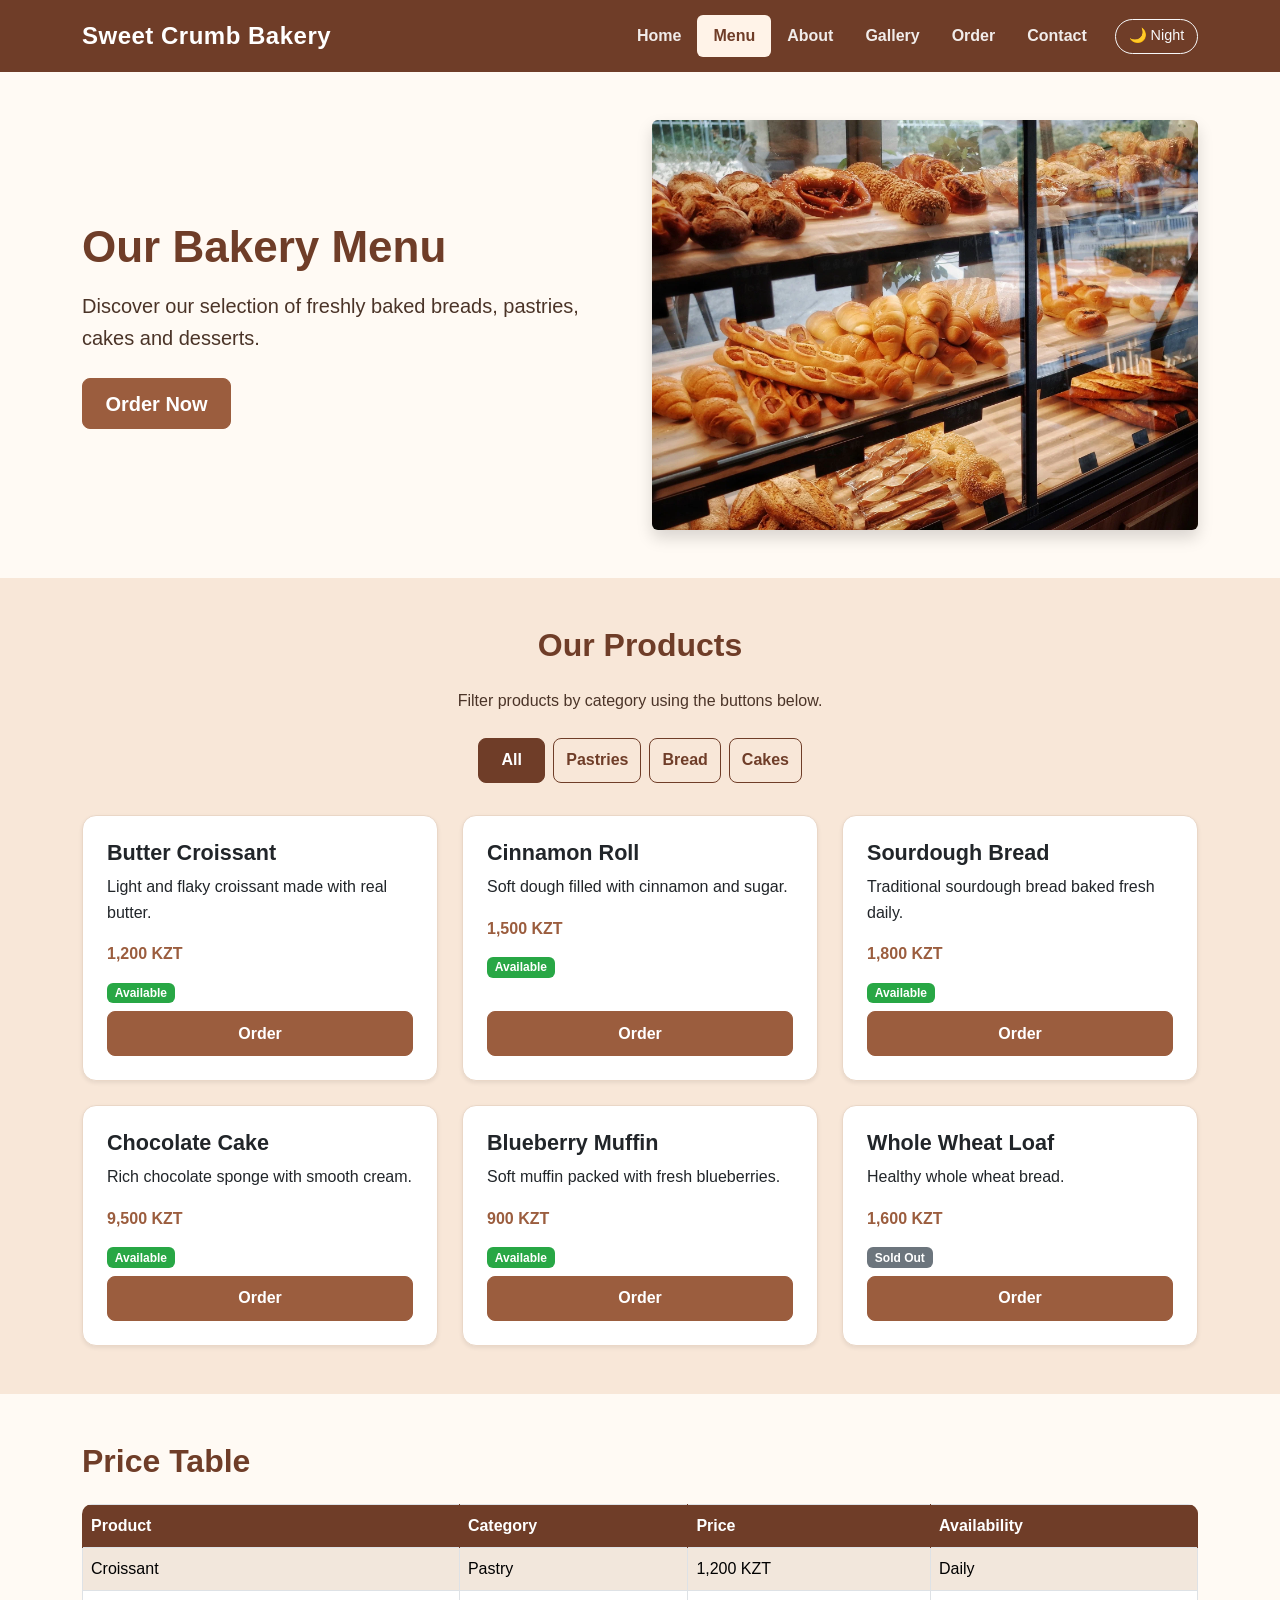
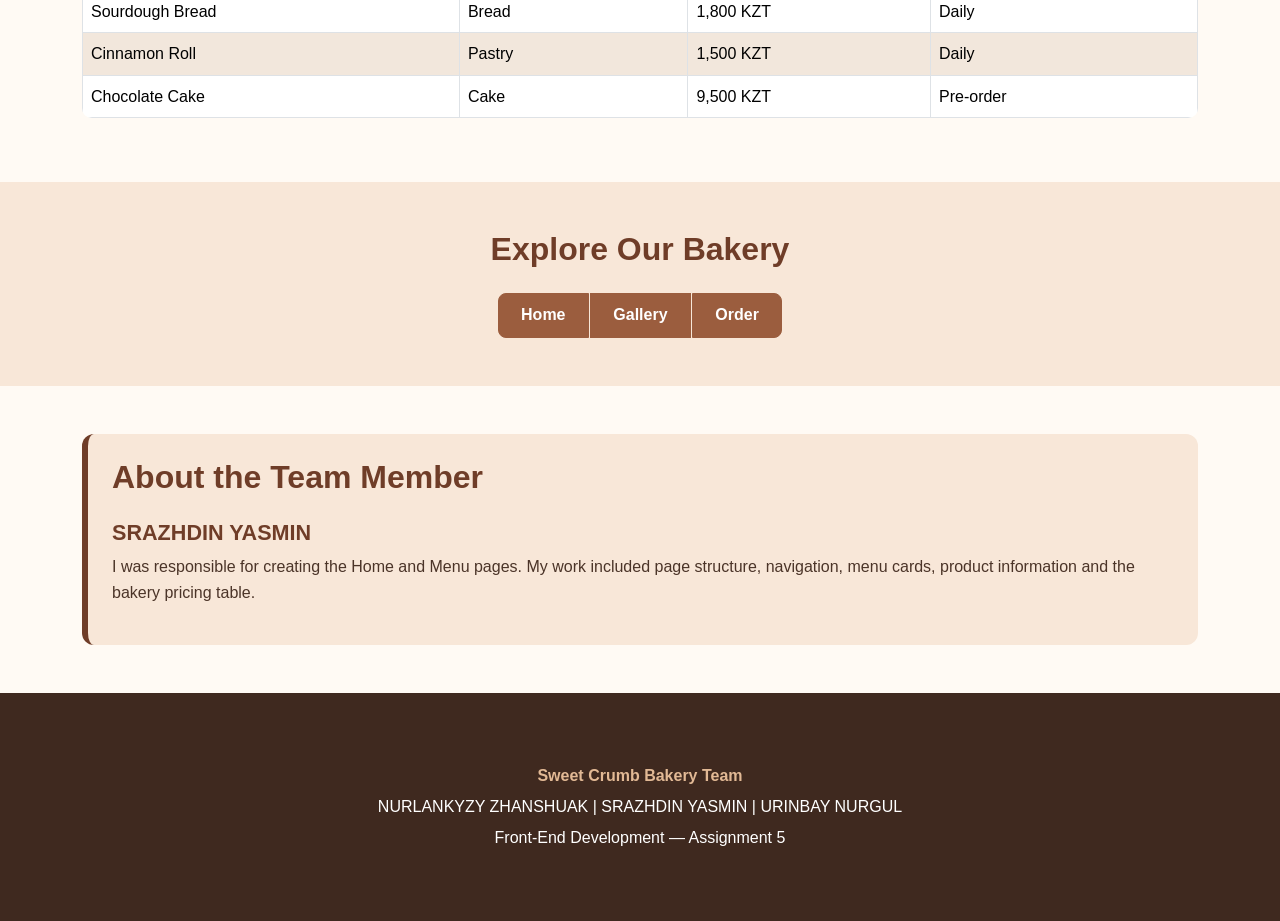
<file: menu.html>
<!DOCTYPE html>
<html lang="en">
<head>
    <!-- Page created by SRAZHDIN YASMIN -->
    <meta charset="UTF-8">
    <meta name="viewport" content="width=device-width, initial-scale=1.0">
    <title>Sweet Crumb Bakery | Menu</title>

    <!-- Bootstrap 5.3 -->
    <link href="https://cdn.jsdelivr.net/npm/bootstrap@5.3.3/dist/css/bootstrap.min.css" rel="stylesheet">

    <!-- Custom CSS -->
    <link rel="stylesheet" href="css/style.css">
</head>
<body>

    <!-- ==================== HEADER / NAVBAR ==================== -->
    <header id="main-header">
        <nav class="navbar navbar-expand-lg navbar-dark bg-dark bakery-navbar">
            <div class="container">
                <a class="navbar-brand logo" href="index.html">Sweet Crumb Bakery</a>

                <button class="navbar-toggler" type="button"
                        data-bs-toggle="collapse"
                        data-bs-target="#mainNavbar"
                        aria-controls="mainNavbar"
                        aria-expanded="false"
                        aria-label="Toggle navigation">
                    <span class="navbar-toggler-icon"></span>
                </button>

                <div class="collapse navbar-collapse" id="mainNavbar">
                    <ul class="navbar-nav ms-auto">
                        <li class="nav-item">
                            <a class="nav-link" href="index.html">Home</a>
                        </li>
                        <li class="nav-item">
                            <a class="nav-link active" aria-current="page" href="menu.html">Menu</a>
                        </li>
                        <li class="nav-item">
                            <a class="nav-link" href="about.html">About</a>
                        </li>
                        <li class="nav-item">
                            <a class="nav-link" href="gallery.html">Gallery</a>
                        </li>
                        <li class="nav-item">
                            <a class="nav-link" href="order.html">Order</a>
                        </li>
                        <li class="nav-item">
                            <a class="nav-link" href="contact.html">Contact</a>
                        </li>
                                            <li class="nav-item d-flex align-items-center">
                            <button type="button" id="theme-toggle" class="btn btn-outline-light btn-sm">🌙 Night</button>
                        </li>
                    </ul>
                </div>
            </div>
        </nav>
    </header>

    <!-- ==================== MAIN CONTENT ==================== -->
    <main>

        <!-- INTRO SECTION -->
        <section class="section py-5">
            <div class="container">
                <div class="row align-items-center g-4">
                    <div class="col-lg-6">
                        <h1>Our Bakery Menu</h1>
                        <p class="fs-5">
                            Discover our selection of freshly baked breads,
                            pastries, cakes and desserts.
                        </p>
                        <div class="mt-4">
                            <a href="order.html" class="btn btn-primary btn-lg">Order Now</a>
                        </div>
                    </div>

                    <div class="col-lg-6">
                        <img src="images/menu.jpg"
                             alt="Selection of pastries from Sweet Crumb Bakery"
                             class="img-fluid rounded shadow">
                    </div>
                </div>
            </div>
        </section>

        <!-- FILTERABLE PRODUCTS (Arrays, Objects, Higher-order functions) -->
        <section class="section py-5 bg-light-section">
            <div class="container">
                <h2 class="text-center mb-4">Our Products</h2>
                <p class="text-center mb-4">Filter products by category using the buttons below.</p>

                <div class="filter-buttons">
                    <button type="button" class="btn btn-primary active" data-filter="all">All</button>
                    <button type="button" class="btn btn-outline-secondary" data-filter="pastry">Pastries</button>
                    <button type="button" class="btn btn-outline-secondary" data-filter="bread">Bread</button>
                    <button type="button" class="btn btn-outline-secondary" data-filter="cake">Cakes</button>
                </div>

                <div id="product-list" class="row g-4">
                    <!-- Products rendered dynamically by JavaScript -->
                </div>
            </div>
        </section>

        <!-- PRICE TABLE -->
        <section class="section py-5">
            <div class="container">
                <h2 class="mb-4">Price Table</h2>

                <div class="table-responsive">
                    <table class="table table-bordered table-striped align-middle">
                        <thead>
                            <tr>
                                <th scope="col">Product</th>
                                <th scope="col">Category</th>
                                <th scope="col">Price</th>
                                <th scope="col">Availability</th>
                            </tr>
                        </thead>
                        <tbody>
                            <tr>
                                <td>Croissant</td>
                                <td>Pastry</td>
                                <td>1,200 KZT</td>
                                <td>Daily</td>
                            </tr>
                            <tr>
                                <td>Sourdough Bread</td>
                                <td>Bread</td>
                                <td>1,800 KZT</td>
                                <td>Daily</td>
                            </tr>
                            <tr>
                                <td>Cinnamon Roll</td>
                                <td>Pastry</td>
                                <td>1,500 KZT</td>
                                <td>Daily</td>
                            </tr>
                            <tr>
                                <td>Chocolate Cake</td>
                                <td>Cake</td>
                                <td>9,500 KZT</td>
                                <td>Pre-order</td>
                            </tr>
                        </tbody>
                    </table>
                </div>
            </div>
        </section>

        <!-- EXPLORE MORE -->
        <section class="section py-5 bg-light-section">
            <div class="container text-center">
                <h2 class="mb-4">Explore Our Bakery</h2>
                <div class="btn-group" role="group" aria-label="Bakery navigation">
                    <a href="index.html" class="btn btn-primary">Home</a>
                    <a href="gallery.html" class="btn btn-primary">Gallery</a>
                    <a href="order.html" class="btn btn-primary">Order</a>
                </div>
            </div>
        </section>

        <!-- ABOUT TEAM MEMBER -->
        <section class="section py-5">
            <div class="container">
                <div class="team-box p-4">
                    <h2>About the Team Member</h2>
                    <h3 class="mt-3">SRAZHDIN YASMIN</h3>
                    <p>
                        I was responsible for creating the Home and Menu pages.
                        My work included page structure, navigation, menu cards,
                        product information and the bakery pricing table.
                    </p>
                </div>
            </div>
        </section>

    </main>

    <!-- ==================== FOOTER ==================== -->
    <footer>
        <div class="container text-center py-4">
            <p><strong>Sweet Crumb Bakery Team</strong></p>
            <p>
                NURLANKYZY ZHANSHUAK |
                SRAZHDIN YASMIN |
                URINBAY NURGUL
            </p>
            <p>Front-End Development — Assignment 5</p>
        </div>
    </footer>

    <!-- Bootstrap JS -->
    <script src="https://cdn.jsdelivr.net/npm/bootstrap@5.3.3/dist/js/bootstrap.bundle.min.js"></script>
<script src="js/script.js"></script>
</body>
</html>
</file>
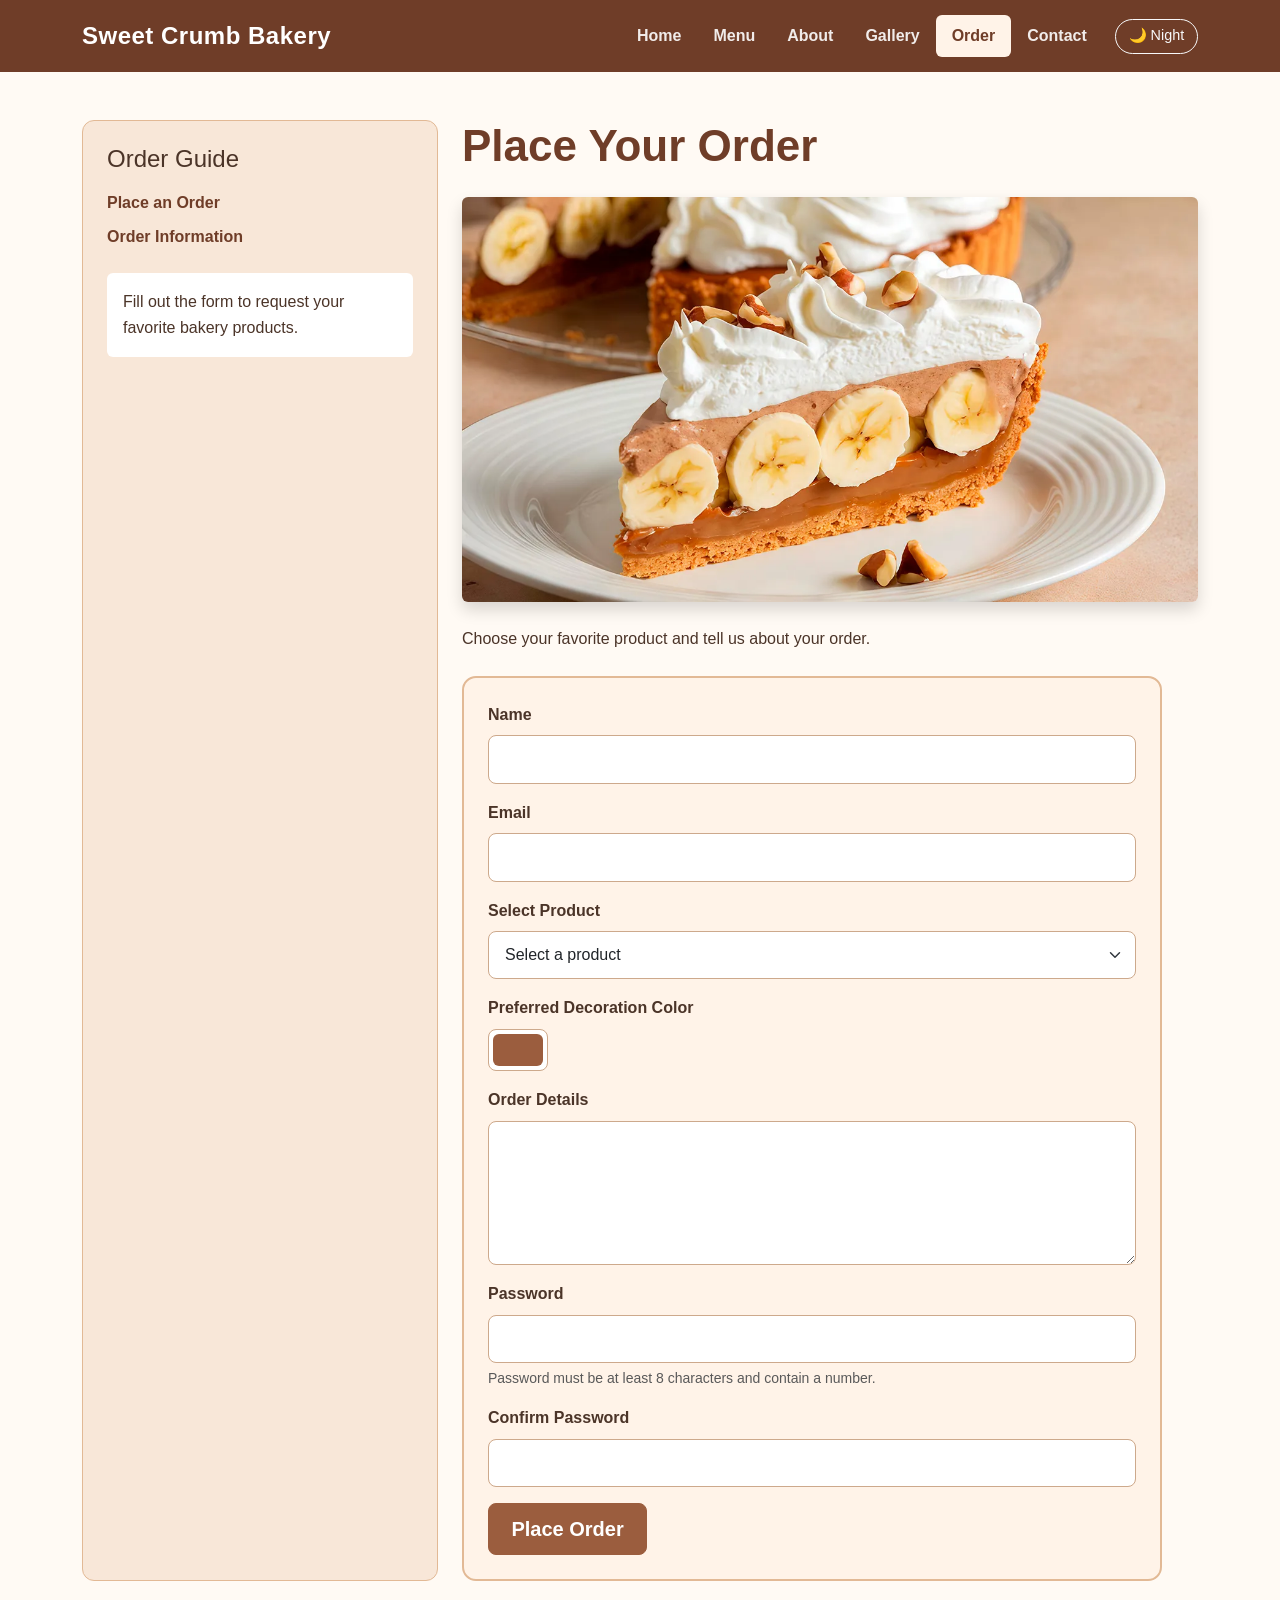
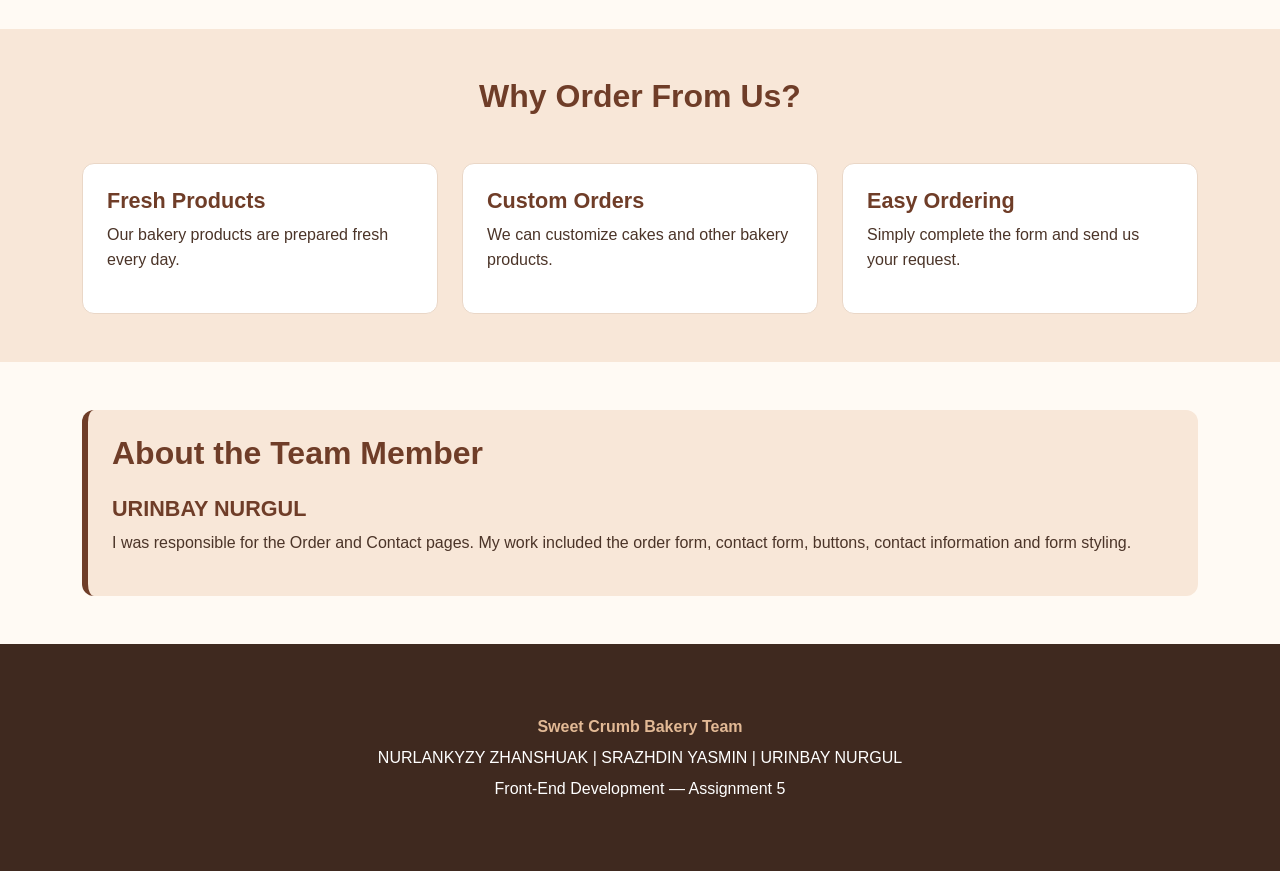
<file: order.html>
<!DOCTYPE html>
<html lang="en">
<head>
    <!-- Page created by URINBAY NURGUL -->
    <meta charset="UTF-8">
    <meta name="viewport" content="width=device-width, initial-scale=1.0">
    <title>Sweet Crumb Bakery | Order</title>

    <!-- Bootstrap 5.3 -->
    <link href="https://cdn.jsdelivr.net/npm/bootstrap@5.3.3/dist/css/bootstrap.min.css" rel="stylesheet">

    <!-- Custom CSS -->
    <link rel="stylesheet" href="css/style.css">
</head>
<body>

    <!-- HEADER / NAVBAR -->
    <header id="main-header">
        <nav class="navbar navbar-expand-lg navbar-dark bg-dark bakery-navbar">
            <div class="container">
                <a class="navbar-brand logo" href="index.html">Sweet Crumb Bakery</a>

                <button class="navbar-toggler" type="button"
                        data-bs-toggle="collapse"
                        data-bs-target="#mainNavbar"
                        aria-controls="mainNavbar"
                        aria-expanded="false"
                        aria-label="Toggle navigation">
                    <span class="navbar-toggler-icon"></span>
                </button>

                <div class="collapse navbar-collapse" id="mainNavbar">
                    <ul class="navbar-nav ms-auto">
                        <li class="nav-item">
                            <a class="nav-link" href="index.html">Home</a>
                        </li>
                        <li class="nav-item">
                            <a class="nav-link" href="menu.html">Menu</a>
                        </li>
                        <li class="nav-item">
                            <a class="nav-link" href="about.html">About</a>
                        </li>
                        <li class="nav-item">
                            <a class="nav-link" href="gallery.html">Gallery</a>
                        </li>
                        <li class="nav-item">
                            <a class="nav-link active" aria-current="page" href="order.html">Order</a>
                        </li>
                        <li class="nav-item">
                            <a class="nav-link" href="contact.html">Contact</a>
                        </li>
                                            <li class="nav-item d-flex align-items-center">
                            <button type="button" id="theme-toggle" class="btn btn-outline-light btn-sm">🌙 Night</button>
                        </li>
                    </ul>
                </div>
            </div>
        </nav>
    </header>

    <!-- MAIN CONTENT -->
    <main>

        <!-- ORDER INTRO + FORM -->
        <section id="order-form-section" class="section py-5">
            <div class="container">
                <div class="row g-4">

                    <!-- Sidebar -->
                    <div class="col-lg-4">
                        <div class="order-sidebar p-4 h-100">
                            <h2 class="h4 mb-3">Order Guide</h2>
                            <ul class="list-unstyled">
                                <li class="mb-2">
                                    <a href="#order-form-section">Place an Order</a>
                                </li>
                                <li class="mb-2">
                                    <a href="#order-info">Order Information</a>
                                </li>
                            </ul>
                            <div class="mt-4 p-3 bg-white rounded">
                                <p class="mb-0">
                                    Fill out the form to request your
                                    favorite bakery products.
                                </p>
                            </div>
                        </div>
                    </div>

                    <!-- ORDER FORM -->
                    <div class="col-lg-8">
                        <h1 class="mb-4">Place Your Order</h1>

                        <img src="images/order.jpg"
                             alt="Bakery products ready for order"
                             class="img-fluid rounded shadow mb-4 order-feature-image">

                        <p class="mb-4">
                            Choose your favorite product and tell us about your order.
                        </p>

                        <!-- novalidate lets our JavaScript display custom errors -->
                        <!-- novalidate lets our JavaScript display custom errors -->
<form id="order-form" class="p-4" novalidate>

    <!-- Name -->
    <div class="mb-3">
        <label for="order-name" class="form-label">Name</label>
        <input type="text"
               id="order-name"
               name="name"
               class="form-control">
        <div id="name-error" class="validation-message" aria-live="polite"></div>
    </div>

    <!-- Email -->
    <div class="mb-3">
        <label for="order-email" class="form-label">Email</label>
        <input type="email"
               id="order-email"
               name="email"
               class="form-control">
        <div id="email-error" class="validation-message" aria-live="polite"></div>
    </div>

    <!-- Product -->
    <div class="mb-3">
        <label for="product" class="form-label">Select Product</label>
        <select id="product" name="product" class="form-select">
            <option value="">Select a product</option>
            <option value="cake">Custom Cake</option>
            <option value="bread">Fresh Bread</option>
            <option value="pastry">Pastry</option>
        </select>
        <div id="product-error" class="validation-message" aria-live="polite"></div>
    </div>

    <!-- Decoration Color -->
    <div class="mb-3">
        <label for="color" class="form-label">Preferred Decoration Color</label>
        <input type="color" id="color" name="color" class="form-control form-control-color" value="#9b5d3e">
    </div>

    <!-- Order Details -->
    <div class="mb-3">
        <label for="details" class="form-label">Order Details</label>
        <textarea id="details" name="details" class="form-control" rows="5"></textarea>
        <div id="details-error" class="validation-message" aria-live="polite"></div>
    </div>

    <!-- Password -->
    <div class="mb-3">
        <label for="order-password" class="form-label">Password</label>
        <input type="password"
               id="order-password"
               name="password"
               class="form-control"
               autocomplete="new-password">
        <div class="form-text">
            Password must be at least 8 characters and contain a number.
        </div>
        <div id="password-error" class="validation-message" aria-live="polite"></div>
    </div>

    <!-- Confirm Password -->
    <div class="mb-3">
        <label for="confirm-password" class="form-label">Confirm Password</label>
        <input type="password"
               id="confirm-password"
               name="confirmPassword"
               class="form-control"
               autocomplete="new-password">
        <div id="confirm-password-error" class="validation-message" aria-live="polite"></div>
    </div>

    <div id="order-success" class="alert alert-success" role="status" hidden>
        All fields are valid! This is a demo only. Your order has not been sent.
    </div>

    <button type="submit" class="btn btn-primary btn-lg">Place Order</button>
</form>
                    </div>
                </div>
            </div>
        </section>

        <!-- WHY ORDER FROM US -->
        <section id="order-info" class="section py-5 bg-light-section">
            <div class="container">
                <h2 class="text-center mb-5">Why Order From Us?</h2>

                <div class="row g-4">
                    <div class="col-md-4">
                        <div class="order-info-item h-100 p-4">
                            <h3>Fresh Products</h3>
                            <p>Our bakery products are prepared fresh every day.</p>
                        </div>
                    </div>

                    <div class="col-md-4">
                        <div class="order-info-item h-100 p-4">
                            <h3>Custom Orders</h3>
                            <p>We can customize cakes and other bakery products.</p>
                        </div>
                    </div>

                    <div class="col-md-4">
                        <div class="order-info-item h-100 p-4">
                            <h3>Easy Ordering</h3>
                            <p>Simply complete the form and send us your request.</p>
                        </div>
                    </div>
                </div>
            </div>
        </section>

        <!-- ABOUT TEAM MEMBER -->
        <section class="section py-5">
            <div class="container">
                <div class="team-box p-4">
                    <h2>About the Team Member</h2>
                    <h3 class="mt-3">URINBAY NURGUL</h3>
                    <p>
                        I was responsible for the Order and Contact pages.
                        My work included the order form, contact form,
                        buttons, contact information and form styling.
                    </p>
                </div>
            </div>
        </section>

    </main>

    <!-- FOOTER -->
    <footer>
        <div class="container text-center py-4">
            <p><strong>Sweet Crumb Bakery Team</strong></p>
            <p>
                NURLANKYZY ZHANSHUAK |
                SRAZHDIN YASMIN |
                URINBAY NURGUL
            </p>
            <p>Front-End Development — Assignment 5</p>
        </div>
    </footer>

    <!-- Bootstrap JS -->
    <script src="https://cdn.jsdelivr.net/npm/bootstrap@5.3.3/dist/js/bootstrap.bundle.min.js"></script>

    <!-- Shared JavaScript -->
    <script src="js/script.js"></script>
</body>
</html>
</file>
<file: css/style.css>
/* =========================================
   SWEET CRUMB BAKERY
   Midterm Project — Clean Custom CSS
   ========================================= */


/* ================================
   BASIC STYLES & RESET
   ================================ */

* {
    box-sizing: border-box;
}

html {
    scroll-behavior: smooth;
}

body {
    margin: 0;
    font-family: Arial, Helvetica, sans-serif;
    background-color: #fffaf4;
    color: #4b3428;
    line-height: 1.6;
}

h1, h2, h3 {
    color: #6f3d28;
    font-weight: 700;
}

h1 {
    font-size: 2.75rem;
    margin-bottom: 1rem;
}

h2 {
    font-size: 2rem;
    margin-bottom: 1.5rem;
}

h3 {
    font-size: 1.35rem;
}

p {
    font-size: 1rem;
}

a {
    color: #9b5d3e;
    text-decoration: none;
    transition: color 0.25s ease;
}

a:hover {
    color: #d78d5d;
}


/* ================================
   NAVBAR
   ================================ */

.bakery-navbar {
    background-color: #6f3d28 !important;   
    padding: 0.75rem 0;
}

.bakery-navbar .logo {
    color: #fff !important;
    font-size: 1.5rem;
    font-weight: 700;
    letter-spacing: 0.5px;
}

.bakery-navbar .nav-link {
    color: rgba(255, 255, 255, 0.9) !important;
    font-weight: 600;
    padding: 0.5rem 1rem !important;
    border-radius: 6px;
    transition: all 0.25s ease;
}

.bakery-navbar .nav-link:hover {
    background-color: #d78d5d;
    color: #fff !important;
}

.bakery-navbar .nav-link.active {
    background-color: #fff3e8;
    color: #6f3d28 !important;
}
.navbar-toggler {
    border-color: rgba(255, 255, 255, 0.5);
}

.navbar-toggler-icon {
    filter: invert(1);
}

/* ================================
   GENERAL SECTIONS
   ================================ */

.section {
    padding: 4rem 0;
}

.bg-light-section {
    background-color: #f8e7d8;
}

.highlight {
    color: #d0784c;
}

.text-accent {
    color: #9b5d3e;
}


/* ================================
   HERO
   ================================ */

.hero-section {
    min-height: 70vh;
    display: flex;
    align-items: center;
}

.hero-image img {
    width: 100%;
    height: 420px;
    object-fit: cover;
    border-radius: 16px;
}


/* ================================
   CARDS
   ================================ */

.bakery-card {
    background-color: #fff;
    border: 1px solid #ead7c7;
    border-radius: 14px;
    overflow: hidden;
    transition: transform 0.3s ease, box-shadow 0.3s ease;
}

.bakery-card:hover {
    transform: translateY(-6px);
    box-shadow: 0 12px 24px rgba(0, 0, 0, 0.12);
}

.bakery-card .card-img-top {
    height: 220px;
    object-fit: cover;
}

.bakery-card .card-body {
    padding: 1.5rem;
}

.contact-card .card-img-top {
    height: 160px;
}


/* ================================
   BUTTONS (override Bootstrap a bit)
   ================================ */

.btn-primary {
    background-color: #9b5d3e !important;
    border-color: #9b5d3e !important;
    color: #fff !important;
    font-weight: 600;
    border-radius: 8px;
    padding: 0.6rem 1.4rem;
    transition: all 0.25s ease;
}

.btn-primary:hover {
    background-color: #d0784c !important;
    border-color: #d0784c !important;
    transform: translateY(-2px);
}

.btn-outline-secondary {
    color: #6f3d28 !important;
    border-color: #6f3d28 !important;
    font-weight: 600;
    border-radius: 8px;
}

.btn-outline-secondary:hover {
    background-color: #6f3d28 !important;
    color: #fff !important;
}

.btn-group .btn {
    margin: 0 2px;
}


/* ================================
   LISTS
   ================================ */

.list-box {
    background-color: #fff3e8;
    padding: 1.75rem 2.5rem;
    border-radius: 12px;
    margin: 0;
    border-left: 5px solid #6f3d28;
}

.list-box li {
    margin-bottom: 0.6rem;
}


/* ================================
   TEAM BOX
   ================================ */

.team-box {
    background-color: #f8e7d8;
    border-left: 6px solid #6f3d28;
    border-radius: 12px;
}


/* ================================
   ROUND IMAGE
   ================================ */

.round-image {
    width: 180px;
    height: 180px;
    object-fit: cover;
    border-radius: 50%;
    border: 5px solid #e2b995;
}


/* ================================
   FEATURE / ORDER IMAGES
   ================================ */

.feature-image,
.order-feature-image {
    width: 100%;
    max-height: 420px;
    object-fit: cover;
    border-radius: 16px;
}


/* ================================
   ORDER PAGE SIDEBAR
   ================================ */

.order-sidebar {
    background-color: #f8e7d8;
    border-radius: 12px;
    border: 1px solid #e2b995;
}

.order-sidebar a {
    color: #6f3d28;
    font-weight: 600;
}

.order-sidebar a:hover {
    color: #d78d5d;
}

.order-info-item {
    background-color: #fff;
    border: 1px solid #ead7c7;
    border-radius: 12px;
    transition: transform 0.3s ease, box-shadow 0.3s ease;
}

.order-info-item:hover {
    transform: translateY(-4px);
    box-shadow: 0 8px 18px rgba(0, 0, 0, 0.1);
}


/* ================================
   FORMS
   ================================ */

#order-form,
#contact-form {
    background-color: #fff3e8;
    border: 2px solid #e2b995;
    border-radius: 14px;
    max-width: 700px;
}

.form-label {
    font-weight: 600;
    color: #4b3428;
}

.form-control,
.form-select {
    border: 1px solid #cda98c;
    border-radius: 8px;
    padding: 0.7rem 1rem;
}

.form-control:focus,
.form-select:focus {
    border-color: #d78d5d;
    box-shadow: 0 0 0 0.2rem rgba(215, 141, 93, 0.25);
    background-color: #fffdf9;
}

.form-control-color {
    width: 60px;
    height: 42px;
    padding: 0.25rem;
}


/* ================================
   TABLE
   ================================ */

.table {
    background-color: #fff;
    border-radius: 10px;
    overflow: hidden;
}

.table thead th {
    background-color: #6f3d28;
    color: #fff;
    border-color: #6f3d28;
    font-weight: 600;
}

.table-striped > tbody > tr:nth-of-type(odd) > * {
    background-color: #fff3e8;
}


/* ================================
   CAROUSEL
   ================================ */

#bakeryCarousel .carousel-item img,
#galleryCarousel .carousel-item img {
    width: 100%;
    height: 480px;
    object-fit: cover;
}

.carousel-caption {
    background-color: rgba(63, 41, 31, 0.75);
    border-radius: 8px;
    padding: 0.75rem 1.25rem;
}

.carousel-caption h3 {
    color: #fff;
    font-size: 1.4rem;
}


/* ================================
   FOOTER
   ================================ */

footer {
    background-color: #3f291f;
    color: #fff;
    padding: 2.5rem 0;
    margin-top: auto;
}

footer p {
    margin: 0.35rem 0;
}

footer strong {
    color: #e2b995;
}


/* ================================
   RESPONSIVE
   ================================ */

/* Tablet */
@media (max-width: 991px) {
    h1 {
        font-size: 2.3rem;
    }

    h2 {
        font-size: 1.8rem;
    }

    .hero-image img {
        height: 320px;
    }

    #bakeryCarousel .carousel-item img,
    #galleryCarousel .carousel-item img {
        height: 340px;
    }

    .round-image {
        width: 140px;
        height: 140px;
    }
}

/* Mobile */
@media (max-width: 767px) {
    h1 {
        font-size: 2rem;
    }

    h2 {
        font-size: 1.55rem;
    }

    .section {
        padding: 2.75rem 0;
    }

    .hero-image img {
        height: 260px;
    }

    #bakeryCarousel .carousel-item img,
    #galleryCarousel .carousel-item img {
        height: 240px;
    }

    .bakery-card .card-img-top {
        height: 180px;
    }

    .list-box {
        padding: 1.25rem 1.5rem;
    }

    .btn-group {
        display: flex;
        flex-direction: column;
        gap: 0.5rem;
    }

    .btn-group .btn {
        border-radius: 8px !important;
    }
}
/* ================================
   JAVASCRIPT FEATURES
   ================================ */

/* Date and time */
.date-time-box {
    background-color: #fff3e8;
    border: 1px solid #e2b995;
    border-radius: 12px;
    padding: 1.25rem;
    color: #6f3d28;
}

/* Popup overlay */
.contact-popup {
    display: none;
    position: fixed;
    inset: 0;
    z-index: 2000;
    background-color: rgba(30, 20, 15, 0.65);
    padding: 1rem;
    align-items: center;
    justify-content: center;
    overflow-y: auto;
}

.contact-popup.show {
    display: flex;
}

/* Popup content */
.popup-content {
    position: relative;
    width: 100%;
    max-width: 500px;
    padding: 2rem;
    background-color: #fffaf4;
    border: 1px solid #e2b995;
    border-radius: 14px;
    box-shadow: 0 12px 30px rgba(0, 0, 0, 0.2);
}

/* Popup close button */
.popup-close {
    position: absolute;
    top: 0.5rem;
    right: 0.75rem;
    border: none;
    background: transparent;
    color: #6f3d28;
    font-size: 2rem;
    line-height: 1;
    cursor: pointer;
}

/* FAQ accordion */
.faq-answer {
    max-height: 0;
    overflow: hidden;
    opacity: 0;
    transition: max-height 0.35s ease, opacity 0.35s ease,
                padding 0.35s ease;
    padding-top: 0;
    padding-bottom: 0;
}

.faq-answer.open {
    max-height: 300px;
    opacity: 1;
    padding-top: 0.75rem;
    padding-bottom: 0.75rem;
}

/* Validation feedback */
.validation-message {
    color: #b02a37;
    font-size: 0.9rem;
    margin-top: 0.35rem;
}

.form-control.is-invalid,
.form-select.is-invalid {
    border-color: #b02a37;
}

/* Mobile adjustments */
@media (max-width: 576px) {
    .popup-content {
        padding: 1.5rem;
    }
}

/* Respect reduced-motion preferences */
@media (prefers-reduced-motion: reduce) {
    .faq-answer {
        transition: none;
    }
}

.faq-answer[hidden] {
    display: none;
}


/* =========================================
   ASSIGNMENT 5 - NEW FEATURES
   ========================================= */

/* Dark Theme */
body.dark-theme {
    background-color: #2c211c;
    color: #f5e6d8;
}

body.dark-theme h1,
body.dark-theme h2,
body.dark-theme h3 {
    color: #e2b995;
}

body.dark-theme .bg-light-section {
    background-color: #3a2d26;
}

body.dark-theme .bakery-card,
body.dark-theme .order-info-item,
body.dark-theme .popup-content,
body.dark-theme .date-time-box {
    background-color: #3f322b;
    border-color: #5a463c;
    color: #f5e6d8;
}

body.dark-theme .list-box {
    background-color: #3f322b;
    border-left-color: #d0784c;
}

body.dark-theme .team-box {
    background-color: #3a2d26;
}

body.dark-theme #order-form,
body.dark-theme #contact-form {
    background-color: #3f322b;
    border-color: #5a463c;
}

body.dark-theme .form-control,
body.dark-theme .form-select {
    background-color: #2c211c;
    border-color: #5a463c;
    color: #f5e6d8;
}

body.dark-theme .table {
    background-color: #3f322b;
    color: #f5e6d8;
}

body.dark-theme .table-striped > tbody > tr:nth-of-type(odd) > * {
    background-color: #3a2d26;
    color: #f5e6d8;
}

body.dark-theme footer {
    background-color: #1a1410;
}

/* Theme toggle button */
#theme-toggle {
    margin-left: 0.75rem;
    font-size: 0.9rem;
    padding: 0.35rem 0.8rem;
    border-radius: 20px;
    white-space: nowrap;
}

/* Star Rating */
.rating-stars {
    display: flex;
    gap: 0.4rem;
    font-size: 2rem;
    cursor: pointer;
    user-select: none;
}

.rating-star {
    color: #ccc;
    transition: color 0.2s ease, transform 0.2s ease;
    cursor: pointer;
}

.rating-star.selected,
.rating-star:hover {
    color: #d0784c;
}

#rating-value {
    font-weight: 600;
    color: #6f3d28;
    margin-top: 0.5rem;
}

body.dark-theme #rating-value {
    color: #e2b995;
}

/* Product filter buttons */
.filter-buttons {
    display: flex;
    flex-wrap: wrap;
    gap: 0.5rem;
    justify-content: center;
    margin-bottom: 2rem;
}

.filter-buttons .btn.active {
    background-color: #6f3d28 !important;
    border-color: #6f3d28 !important;
    color: #fff !important;
}

/* Availability badges */
.badge.available {
    background-color: #28a745;
    color: #fff;
    width: fit-content;
}

.badge.unavailable {
    background-color: #6c757d;
    color: #fff;
    width: fit-content;
}

/* Greeting box */
.greeting-box {
    background-color: #fff3e8;
    border: 1px solid #e2b995;
    border-radius: 12px;
    padding: 1.5rem;
    margin-bottom: 1.5rem;
}

body.dark-theme .greeting-box {
    background-color: #3f322b;
    border-color: #5a463c;
}

/* Read more content */
#extra-content {
    display: none;
    margin-top: 1rem;
}

/* Animation helpers */
.bakery-card,
.order-info-item,
.rating-star {
    transition: transform 0.3s ease, box-shadow 0.3s ease, color 0.2s ease;
}

/* Focus styles for keyboard navigation */
.navbar-nav .nav-link:focus {
    outline: 2px solid #d0784c;
    outline-offset: 2px;
}

/* Responsive adjustments for new features */
@media (max-width: 576px) {
    .rating-stars {
        font-size: 1.6rem;
    }

    .filter-buttons {
        flex-direction: column;
        align-items: stretch;
    }
}
</file>
